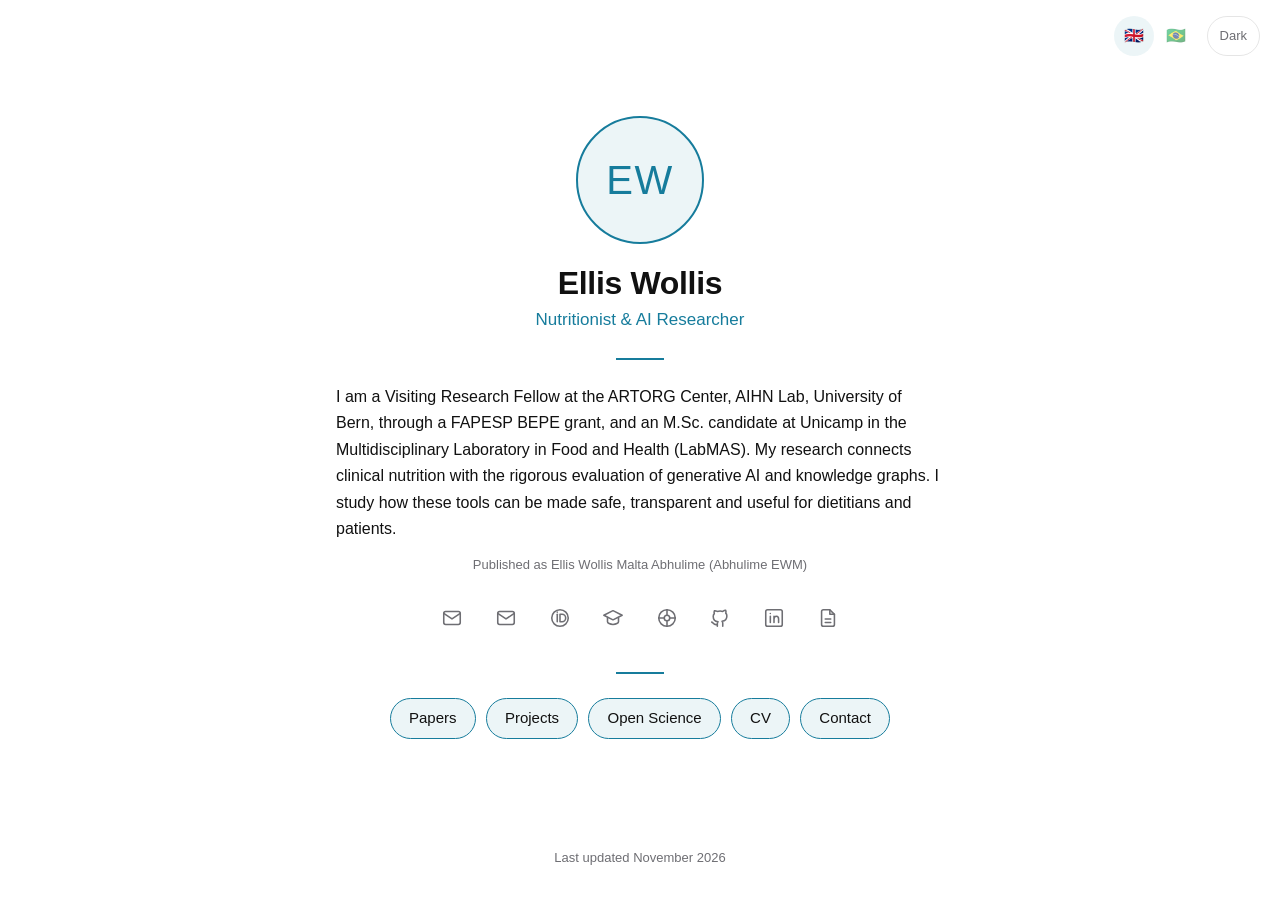
<file: index.html>
<!DOCTYPE html>
<html lang="en">
<head>
<meta charset="UTF-8">
<meta name="viewport" content="width=device-width, initial-scale=1">
<title>Ellis Wollis</title>
<meta name="description" content="Nutritionist and AI researcher. Evaluation of generative AI and knowledge graphs in clinical nutrition.">
<script src="theme.js"></script>
<link rel="icon" type="image/svg+xml" href="favicon.svg">
<link rel="stylesheet" href="styles.css">
<link rel="alternate" hreflang="en" href="index.html">
<link rel="alternate" hreflang="pt-BR" href="pt/index.html">
</head>
<body class="home">
<div class="corner">
  <nav aria-label="Language" class="language-switch"><a aria-current="page" href="index.html" hreflang="en" lang="en" aria-label="English" title="English"><span aria-hidden="true">🇬🇧</span></a><a href="pt/index.html" hreflang="pt-BR" lang="pt-BR" aria-label="Português do Brasil" title="Português do Brasil"><span aria-hidden="true">🇧🇷</span></a></nav>
  <button class="theme-toggle" type="button" data-theme-toggle aria-label="Toggle light and dark theme" title="Toggle light and dark theme"><span data-theme-label>Dark</span></button>
</div>
<main class="profile">
  <div class="profile_inner">
    <figure class="photo avatar"><span role="img" aria-label="Monogram EW">EW</span></figure>
    <h1>Ellis Wollis</h1>
    <p class="subtitle">Nutritionist & AI Researcher</p>
    <hr class="profile-rule">
    <p class="bio">I am a Visiting Research Fellow at the ARTORG Center, AIHN Lab, University of Bern, through a FAPESP BEPE grant, and an M.Sc. candidate at Unicamp in the Multidisciplinary Laboratory in Food and Health (LabMAS). My research connects clinical nutrition with the rigorous evaluation of generative AI and knowledge graphs. I study how these tools can be made safe, transparent and useful for dietitians and patients.</p>
    <p class="pubname">Published as Ellis Wollis Malta Abhulime (Abhulime EWM)</p>
    <div class="icons">
      <a href="mailto:ellis.abhulime@unibe.ch" data-track="icon-email-unibe" title="Email (University of Bern)" aria-label="Email (University of Bern)"><svg viewBox="0 0 24 24" width="22" height="22" fill="none" stroke="currentColor" stroke-width="1.7" stroke-linecap="round" stroke-linejoin="round" aria-hidden="true"><rect x="3" y="5" width="18" height="14" rx="2"/><path d="M3 7l9 6 9-6"/></svg><span class="icon-caption" aria-hidden="true">Bern</span></a>
      <a href="mailto:e165905@dac.unicamp.br" data-track="icon-email-unicamp" title="Email (Unicamp)" aria-label="Email (Unicamp)"><svg viewBox="0 0 24 24" width="22" height="22" fill="none" stroke="currentColor" stroke-width="1.7" stroke-linecap="round" stroke-linejoin="round" aria-hidden="true"><rect x="3" y="5" width="18" height="14" rx="2"/><path d="M3 7l9 6 9-6"/></svg><span class="icon-caption" aria-hidden="true">Unicamp</span></a>
      <a href="https://orcid.org/0009-0007-5525-5085" data-track="icon-orcid" title="ORCID" aria-label="ORCID" target="_blank" rel="noopener"><svg viewBox="0 0 24 24" width="22" height="22" fill="none" stroke="currentColor" stroke-width="1.7" stroke-linecap="round" stroke-linejoin="round" aria-hidden="true"><circle cx="12" cy="12" r="9"/><path d="M9 8v8"/><path d="M12 8h2.2a4 4 0 010 8H12z"/><path d="M9 5.6v.01"/></svg><span class="icon-caption" aria-hidden="true">ORCID</span></a>
      <a href="https://scholar.google.com/citations?user=pDgZfekAAAAJ" data-track="icon-scholar" title="Google Scholar" aria-label="Google Scholar" target="_blank" rel="noopener"><svg viewBox="0 0 24 24" width="22" height="22" fill="none" stroke="currentColor" stroke-width="1.7" stroke-linecap="round" stroke-linejoin="round" aria-hidden="true"><path d="M2 9l10-5 10 5-10 5z"/><path d="M6 11.5V16c0 1.5 2.7 3 6 3s6-1.5 6-3v-4.5"/></svg><span class="icon-caption" aria-hidden="true">Scholar</span></a>
      <a href="https://osf.io/6ytv8/" data-track="icon-osf" title="OSF (Open Science Framework)" aria-label="OSF (Open Science Framework)" target="_blank" rel="noopener"><svg viewBox="0 0 24 24" width="22" height="22" fill="none" stroke="currentColor" stroke-width="1.7" stroke-linecap="round" stroke-linejoin="round" aria-hidden="true"><circle cx="12" cy="12" r="9"/><circle cx="12" cy="12" r="3"/><path d="M12 3v6M12 15v6M3 12h6M15 12h6"/></svg><span class="icon-caption" aria-hidden="true">OSF</span></a>
      <a href="https://github.com/wollisellis" data-track="icon-github" title="GitHub" aria-label="GitHub" target="_blank" rel="noopener"><svg viewBox="0 0 24 24" width="22" height="22" fill="none" stroke="currentColor" stroke-width="1.7" stroke-linecap="round" stroke-linejoin="round" aria-hidden="true"><path d="M9 19c-4 1.3-4-2-6-2.5m12 4.5v-3.2a2.8 2.8 0 00-.8-2.2c2.6-.3 5.3-1.3 5.3-5.8a4.5 4.5 0 00-1.2-3.1 4.2 4.2 0 00-.1-3.1s-1-.3-3.2 1.2a11 11 0 00-5.8 0C6.9 3.8 5.9 4.1 5.9 4.1a4.2 4.2 0 00-.1 3.1A4.5 4.5 0 004.6 10.3c0 4.5 2.7 5.5 5.3 5.8a2.8 2.8 0 00-.8 2.2V21"/></svg><span class="icon-caption" aria-hidden="true">GitHub</span></a>
      <a href="https://www.linkedin.com/in/%C3%A9llis-wollis/" data-track="icon-linkedin" title="LinkedIn" aria-label="LinkedIn" target="_blank" rel="noopener"><svg viewBox="0 0 24 24" width="22" height="22" fill="none" stroke="currentColor" stroke-width="1.7" stroke-linecap="round" stroke-linejoin="round" aria-hidden="true"><rect x="3" y="3" width="18" height="18" rx="2"/><path d="M8 10v7M8 7v.01M12 17v-7M12 13c0-2 1.2-3 2.7-3s2.3 1 2.3 3v4"/></svg><span class="icon-caption" aria-hidden="true">LinkedIn</span></a>
      <a href="http://lattes.cnpq.br/4991046344599368" data-track="icon-lattes" title="Curriculo Lattes" aria-label="Curriculo Lattes" target="_blank" rel="noopener"><svg viewBox="0 0 24 24" width="22" height="22" fill="none" stroke="currentColor" stroke-width="1.7" stroke-linecap="round" stroke-linejoin="round" aria-hidden="true"><path d="M14 3H7a2 2 0 00-2 2v14a2 2 0 002 2h10a2 2 0 002-2V8z"/><path d="M14 3v5h5"/><path d="M9 13h6M9 17h6"/></svg><span class="icon-caption" aria-hidden="true">Lattes</span></a>
    </div>
    <hr class="profile-rule">
    <nav class="buttons" aria-label="Sections">
      <a href="papers.html" data-track="btn-papers">Papers</a>
      <a href="projects.html" data-track="btn-projects">Projects</a>
      <a href="open-science.html" data-track="btn-open-science">Open Science</a>
      <a href="cv.html" data-track="btn-cv">CV</a>
      <a href="cv.html#contact" data-track="btn-contact">Contact</a>
    </nav>
  </div>
</main>
<footer class="site-footer">
  <p>Last updated November 2026</p>
</footer>
<script src="analytics.js" defer></script>
</body>
</html>
</file>
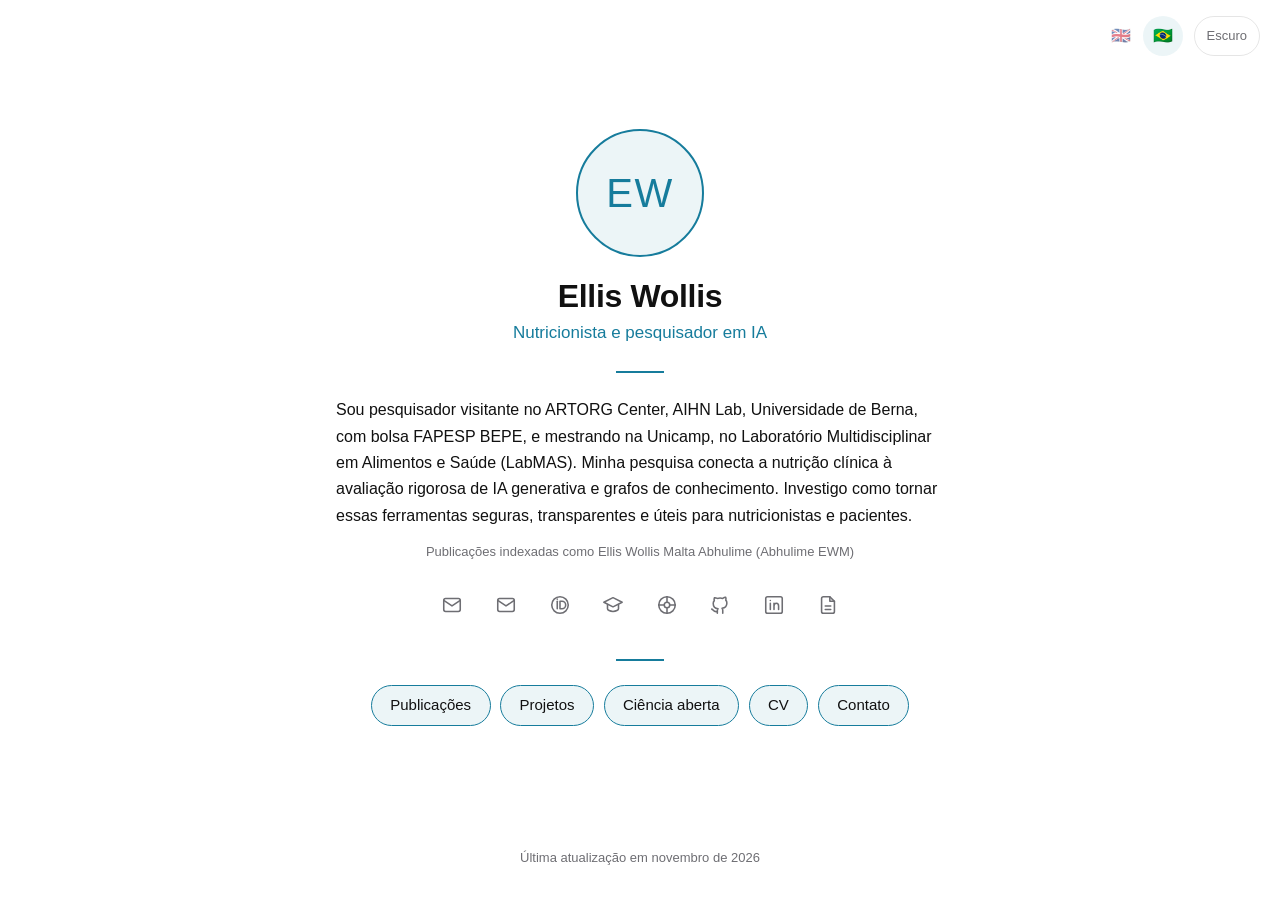
<file: pt/index.html>
<!DOCTYPE html>

<html lang="pt-BR">
<head>
<meta charset="utf-8"/>
<meta content="width=device-width, initial-scale=1" name="viewport"/>
<title>Ellis Wollis</title>
<meta content="Nutricionista e pesquisador em IA. Avaliação de IA generativa e grafos de conhecimento em nutrição clínica." name="description"/>
<script src="../theme.js"></script>
<link href="../favicon.svg" rel="icon" type="image/svg+xml"/>
<link href="../styles.css" rel="stylesheet"/>
<link href="../index.html" hreflang="en" rel="alternate"/><link href="index.html" hreflang="pt-BR" rel="alternate"/></head>
<body class="home">
<div class="corner"><nav aria-label="Idioma" class="language-switch"><a href="../index.html" hreflang="en" lang="en" aria-label="English" title="English"><span aria-hidden="true">🇬🇧</span></a><a aria-current="page" href="index.html" hreflang="pt-BR" lang="pt-BR" aria-label="Português do Brasil" title="Português do Brasil"><span aria-hidden="true">🇧🇷</span></a></nav>
<button aria-label="Alternar entre tema claro e escuro" class="theme-toggle" data-theme-toggle="" title="Alternar entre tema claro e escuro" type="button"><span data-theme-label="">Escuro</span></button>
</div>
<main class="profile">
<div class="profile_inner">
<figure class="photo avatar"><span aria-label="Monograma EW" role="img">EW</span></figure>
<h1>Ellis Wollis</h1>
<p class="subtitle">Nutricionista e pesquisador em IA</p>
<hr class="profile-rule"/>
<p class="bio">Sou pesquisador visitante no ARTORG Center, AIHN Lab, Universidade de Berna, com bolsa FAPESP BEPE, e mestrando na Unicamp, no Laboratório Multidisciplinar em Alimentos e Saúde (LabMAS). Minha pesquisa conecta a nutrição clínica à avaliação rigorosa de IA generativa e grafos de conhecimento. Investigo como tornar essas ferramentas seguras, transparentes e úteis para nutricionistas e pacientes.</p>
<p class="pubname">Publicações indexadas como Ellis Wollis Malta Abhulime (Abhulime EWM)</p>
<div class="icons">
<a aria-label="E-mail (Universidade de Berna)" data-track="icon-email-unibe" href="mailto:ellis.abhulime@unibe.ch" title="E-mail (Universidade de Berna)"><svg aria-hidden="true" fill="none" height="22" stroke="currentColor" stroke-linecap="round" stroke-linejoin="round" stroke-width="1.7" viewbox="0 0 24 24" width="22"><rect height="14" rx="2" width="18" x="3" y="5"></rect><path d="M3 7l9 6 9-6"></path></svg><span class="icon-caption" aria-hidden="true">Berna</span></a>
<a aria-label="E-mail (Unicamp)" data-track="icon-email-unicamp" href="mailto:e165905@dac.unicamp.br" title="E-mail (Unicamp)"><svg aria-hidden="true" fill="none" height="22" stroke="currentColor" stroke-linecap="round" stroke-linejoin="round" stroke-width="1.7" viewbox="0 0 24 24" width="22"><rect height="14" rx="2" width="18" x="3" y="5"></rect><path d="M3 7l9 6 9-6"></path></svg><span class="icon-caption" aria-hidden="true">Unicamp</span></a>
<a aria-label="ORCID" data-track="icon-orcid" href="https://orcid.org/0009-0007-5525-5085" rel="noopener" target="_blank" title="ORCID"><svg aria-hidden="true" fill="none" height="22" stroke="currentColor" stroke-linecap="round" stroke-linejoin="round" stroke-width="1.7" viewbox="0 0 24 24" width="22"><circle cx="12" cy="12" r="9"></circle><path d="M9 8v8"></path><path d="M12 8h2.2a4 4 0 010 8H12z"></path><path d="M9 5.6v.01"></path></svg><span class="icon-caption" aria-hidden="true">ORCID</span></a>
<a aria-label="Google Scholar" data-track="icon-scholar" href="https://scholar.google.com/citations?user=pDgZfekAAAAJ" rel="noopener" target="_blank" title="Google Scholar"><svg aria-hidden="true" fill="none" height="22" stroke="currentColor" stroke-linecap="round" stroke-linejoin="round" stroke-width="1.7" viewbox="0 0 24 24" width="22"><path d="M2 9l10-5 10 5-10 5z"></path><path d="M6 11.5V16c0 1.5 2.7 3 6 3s6-1.5 6-3v-4.5"></path></svg><span class="icon-caption" aria-hidden="true">Scholar</span></a>
<a aria-label="OSF (Open Science Framework)" data-track="icon-osf" href="https://osf.io/6ytv8/" rel="noopener" target="_blank" title="OSF (Open Science Framework)"><svg aria-hidden="true" fill="none" height="22" stroke="currentColor" stroke-linecap="round" stroke-linejoin="round" stroke-width="1.7" viewbox="0 0 24 24" width="22"><circle cx="12" cy="12" r="9"></circle><circle cx="12" cy="12" r="3"></circle><path d="M12 3v6M12 15v6M3 12h6M15 12h6"></path></svg><span class="icon-caption" aria-hidden="true">OSF</span></a>
<a aria-label="GitHub" data-track="icon-github" href="https://github.com/wollisellis" rel="noopener" target="_blank" title="GitHub"><svg aria-hidden="true" fill="none" height="22" stroke="currentColor" stroke-linecap="round" stroke-linejoin="round" stroke-width="1.7" viewbox="0 0 24 24" width="22"><path d="M9 19c-4 1.3-4-2-6-2.5m12 4.5v-3.2a2.8 2.8 0 00-.8-2.2c2.6-.3 5.3-1.3 5.3-5.8a4.5 4.5 0 00-1.2-3.1 4.2 4.2 0 00-.1-3.1s-1-.3-3.2 1.2a11 11 0 00-5.8 0C6.9 3.8 5.9 4.1 5.9 4.1a4.2 4.2 0 00-.1 3.1A4.5 4.5 0 004.6 10.3c0 4.5 2.7 5.5 5.3 5.8a2.8 2.8 0 00-.8 2.2V21"></path></svg><span class="icon-caption" aria-hidden="true">GitHub</span></a>
<a aria-label="LinkedIn" data-track="icon-linkedin" href="https://www.linkedin.com/in/%C3%A9llis-wollis/" rel="noopener" target="_blank" title="LinkedIn"><svg aria-hidden="true" fill="none" height="22" stroke="currentColor" stroke-linecap="round" stroke-linejoin="round" stroke-width="1.7" viewbox="0 0 24 24" width="22"><rect height="18" rx="2" width="18" x="3" y="3"></rect><path d="M8 10v7M8 7v.01M12 17v-7M12 13c0-2 1.2-3 2.7-3s2.3 1 2.3 3v4"></path></svg><span class="icon-caption" aria-hidden="true">LinkedIn</span></a>
<a aria-label="Currículo Lattes" data-track="icon-lattes" href="http://lattes.cnpq.br/4991046344599368" rel="noopener" target="_blank" title="Currículo Lattes"><svg aria-hidden="true" fill="none" height="22" stroke="currentColor" stroke-linecap="round" stroke-linejoin="round" stroke-width="1.7" viewbox="0 0 24 24" width="22"><path d="M14 3H7a2 2 0 00-2 2v14a2 2 0 002 2h10a2 2 0 002-2V8z"></path><path d="M14 3v5h5"></path><path d="M9 13h6M9 17h6"></path></svg><span class="icon-caption" aria-hidden="true">Lattes</span></a>
</div>
<hr class="profile-rule"/>
<nav aria-label="Seções" class="buttons">
<a data-track="btn-papers" href="papers.html">Publicações</a>
<a data-track="btn-projects" href="projects.html">Projetos</a>
<a data-track="btn-open-science" href="open-science.html">Ciência aberta</a>
<a data-track="btn-cv" href="cv.html">CV</a>
<a data-track="btn-contact" href="cv.html#contact">Contato</a>
</nav>
</div>
</main>
<footer class="site-footer">
<p>Última atualização em novembro de 2026</p>
</footer>
<script defer="" src="../analytics.js"></script>
</body>
</html>
</file>
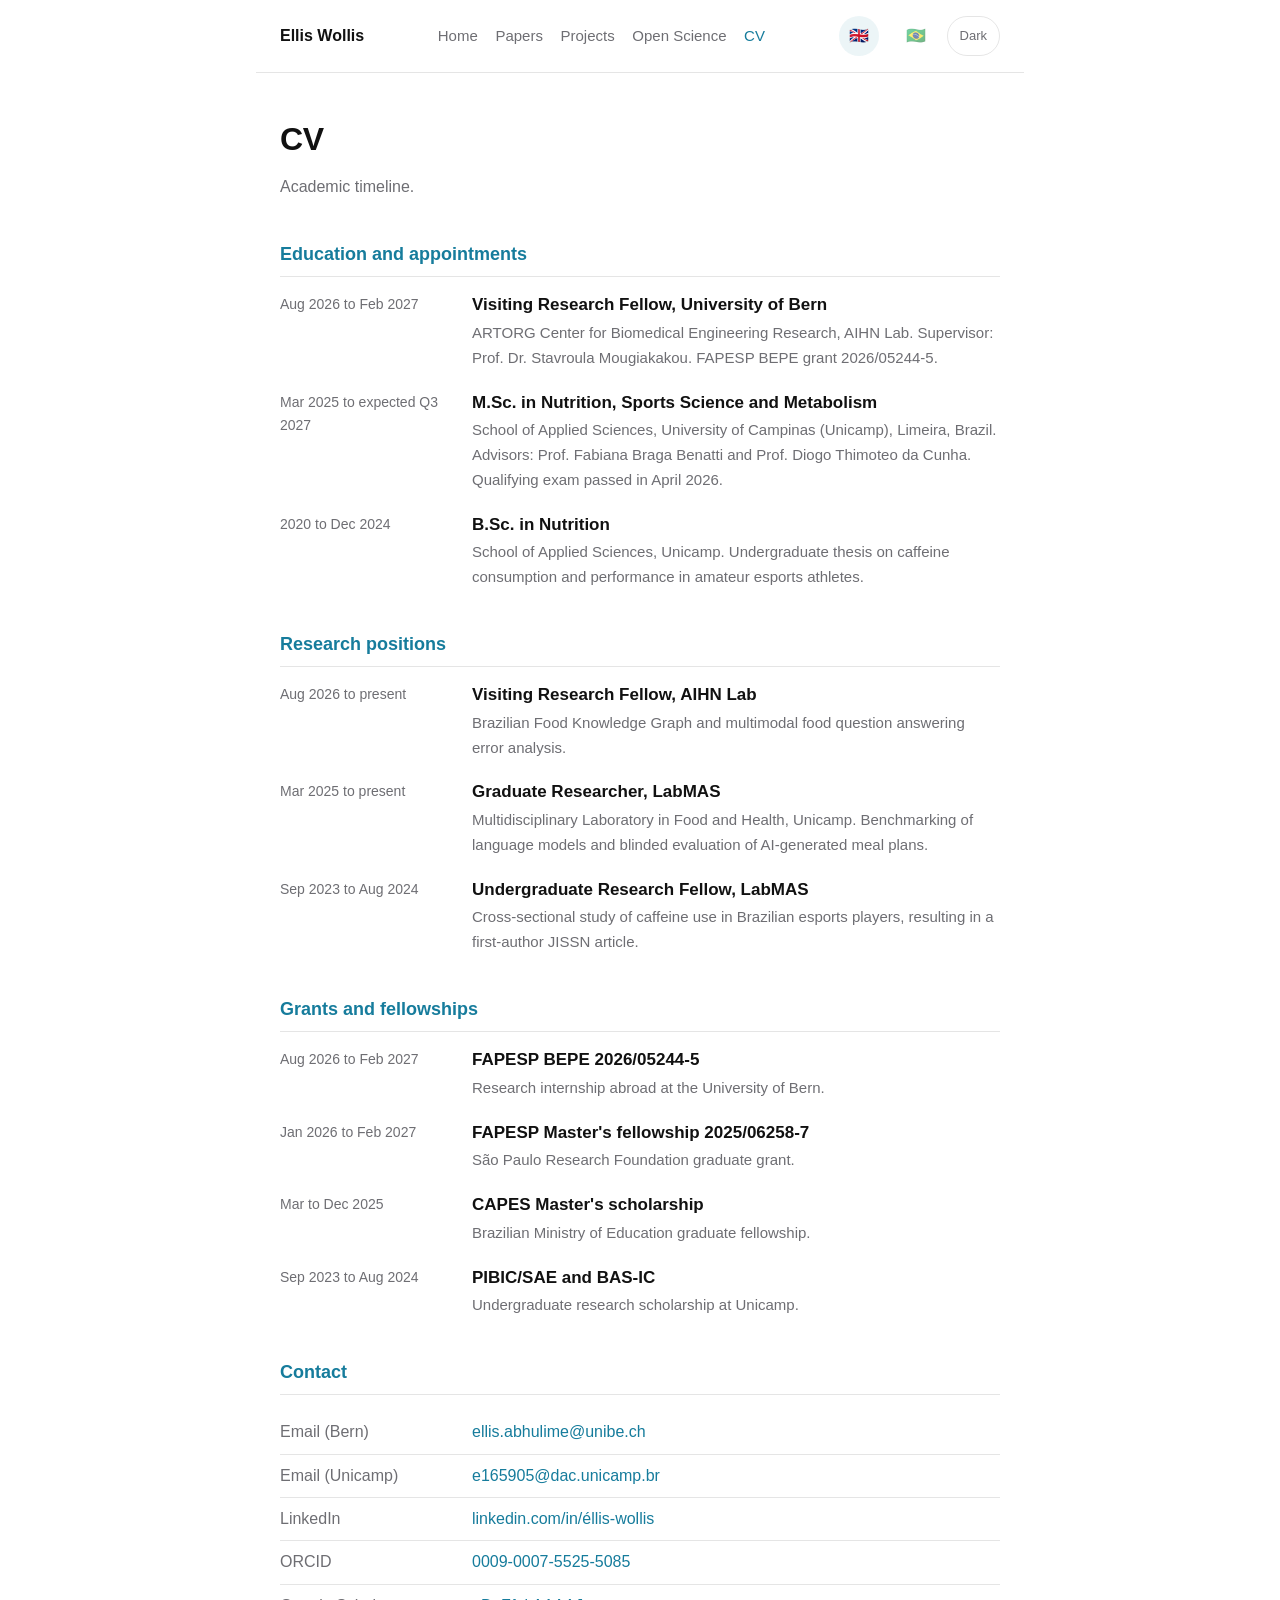
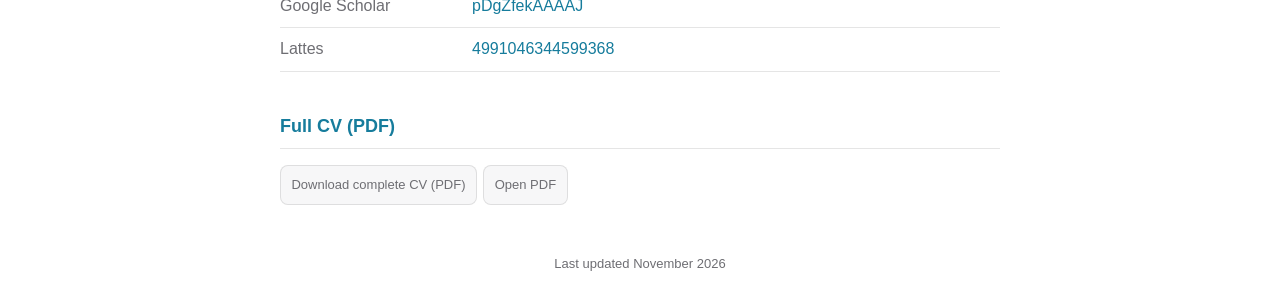
<file: cv.html>
<!DOCTYPE html>
<html lang="en">
<head>
<meta charset="UTF-8">
<meta name="viewport" content="width=device-width, initial-scale=1">
<title>CV | Ellis Wollis</title>
<meta name="description" content="Academic timeline and contact of Ellis Wollis Malta Abhulime.">
<script src="theme.js"></script>
<link rel="icon" type="image/svg+xml" href="favicon.svg">
<link rel="stylesheet" href="styles.css">
<link rel="alternate" hreflang="en" href="cv.html">
<link rel="alternate" hreflang="pt-BR" href="pt/cv.html">
</head>
<body>
<header class="topbar">
  <a class="topbar-name" href="index.html">Ellis Wollis</a>
  <nav aria-label="Main">
      <a href="index.html">Home</a>
      <a href="papers.html">Papers</a>
      <a href="projects.html">Projects</a>
      <a href="open-science.html">Open Science</a>
      <a href="cv.html" aria-current="page">CV</a>
  </nav>
  <div class="header-controls">
    <nav aria-label="Language" class="language-switch"><a aria-current="page" href="cv.html" hreflang="en" lang="en" aria-label="English" title="English"><span aria-hidden="true">🇬🇧</span></a><a href="pt/cv.html" hreflang="pt-BR" lang="pt-BR" aria-label="Português do Brasil" title="Português do Brasil"><span aria-hidden="true">🇧🇷</span></a></nav>
    <button class="theme-toggle" type="button" data-theme-toggle aria-label="Toggle light and dark theme" title="Toggle light and dark theme"><span data-theme-label>Dark</span></button>
  </div>
</header>
<main class="page">
  <h1 class="page-title">CV</h1>
  <p class="lead">Academic timeline.</p>
  <h2>Education and appointments</h2>
  <div class="tl">
    <p class="tl-date">Aug 2026 to Feb 2027</p>
    <div><h3>Visiting Research Fellow, University of Bern</h3><p>ARTORG Center for Biomedical Engineering Research, AIHN Lab. Supervisor: Prof. Dr. Stavroula Mougiakakou. FAPESP BEPE grant 2026/05244-5.</p></div>
  </div>
  <div class="tl">
    <p class="tl-date">Mar 2025 to expected Q3 2027</p>
    <div><h3>M.Sc. in Nutrition, Sports Science and Metabolism</h3><p>School of Applied Sciences, University of Campinas (Unicamp), Limeira, Brazil. Advisors: Prof. Fabiana Braga Benatti and Prof. Diogo Thimoteo da Cunha. Qualifying exam passed in April 2026.</p></div>
  </div>
  <div class="tl">
    <p class="tl-date">2020 to Dec 2024</p>
    <div><h3>B.Sc. in Nutrition</h3><p>School of Applied Sciences, Unicamp. Undergraduate thesis on caffeine consumption and performance in amateur esports athletes.</p></div>
  </div>
  <h2>Research positions</h2>
  <div class="tl">
    <p class="tl-date">Aug 2026 to present</p>
    <div><h3>Visiting Research Fellow, AIHN Lab</h3><p>Brazilian Food Knowledge Graph and multimodal food question answering error analysis.</p></div>
  </div>
  <div class="tl">
    <p class="tl-date">Mar 2025 to present</p>
    <div><h3>Graduate Researcher, LabMAS</h3><p>Multidisciplinary Laboratory in Food and Health, Unicamp. Benchmarking of language models and blinded evaluation of AI-generated meal plans.</p></div>
  </div>
  <div class="tl">
    <p class="tl-date">Sep 2023 to Aug 2024</p>
    <div><h3>Undergraduate Research Fellow, LabMAS</h3><p>Cross-sectional study of caffeine use in Brazilian esports players, resulting in a first-author JISSN article.</p></div>
  </div>
  <h2>Grants and fellowships</h2>
  <div class="tl">
    <p class="tl-date">Aug 2026 to Feb 2027</p>
    <div><h3>FAPESP BEPE 2026/05244-5</h3><p>Research internship abroad at the University of Bern.</p></div>
  </div>
  <div class="tl">
    <p class="tl-date">Jan 2026 to Feb 2027</p>
    <div><h3>FAPESP Master's fellowship 2025/06258-7</h3><p>São Paulo Research Foundation graduate grant.</p></div>
  </div>
  <div class="tl">
    <p class="tl-date">Mar to Dec 2025</p>
    <div><h3>CAPES Master's scholarship</h3><p>Brazilian Ministry of Education graduate fellowship.</p></div>
  </div>
  <div class="tl">
    <p class="tl-date">Sep 2023 to Aug 2024</p>
    <div><h3>PIBIC/SAE and BAS-IC</h3><p>Undergraduate research scholarship at Unicamp.</p></div>
  </div>
  <h2 id="contact">Contact</h2>
  <ul class="contact-list">
    <li><span>Email (Bern)</span><a href="mailto:ellis.abhulime@unibe.ch" data-track="icon-email-unibe">ellis.abhulime@unibe.ch</a></li>
    <li><span>Email (Unicamp)</span><a href="mailto:e165905@dac.unicamp.br" data-track="icon-email-unicamp">e165905@dac.unicamp.br</a></li>
    <li><span>LinkedIn</span><a href="https://www.linkedin.com/in/%C3%A9llis-wollis/" data-track="icon-linkedin" target="_blank" rel="noopener">linkedin.com/in/éllis-wollis</a></li>
    <li><span>ORCID</span><a href="https://orcid.org/0009-0007-5525-5085" data-track="icon-orcid" target="_blank" rel="noopener">0009-0007-5525-5085</a></li>
    <li><span>Google Scholar</span><a href="https://scholar.google.com/citations?user=pDgZfekAAAAJ" data-track="icon-scholar" target="_blank" rel="noopener">pDgZfekAAAAJ</a></li>
    <li><span>Lattes</span><a href="http://lattes.cnpq.br/4991046344599368" data-track="icon-lattes" target="_blank" rel="noopener">4991046344599368</a></li>
  </ul>
  <h2 id="pdf">Full CV (PDF)</h2>
  <p class="item-links"><a class="btn-sub" href="cv/Ellis_Wollis_Abhulime_CV.pdf" download="Ellis_Wollis_Abhulime_CV.pdf" data-track="cv-pdf-download">Download complete CV (PDF)</a><a class="btn-sub" href="cv/Ellis_Wollis_Abhulime_CV.pdf" target="_blank" rel="noopener" data-track="cv-pdf-view">Open PDF</a></p>
</main>
<footer class="site-footer">
  <p>Last updated November 2026</p>
</footer>
<script src="analytics.js" defer></script>
</body>
</html>
</file>
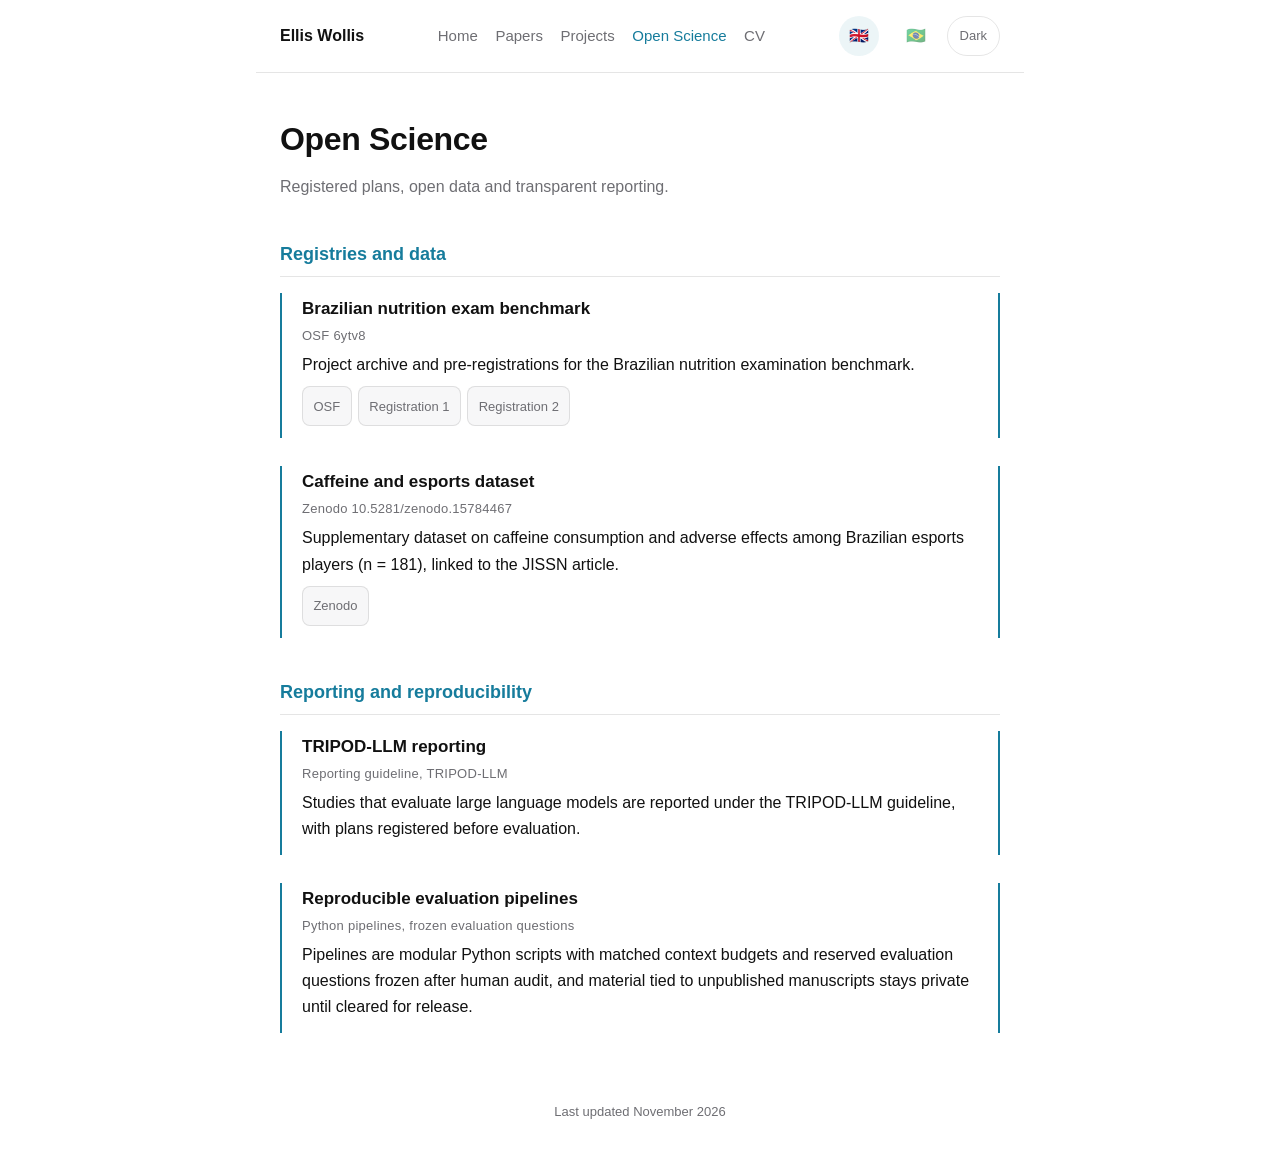
<file: open-science.html>
<!DOCTYPE html>
<html lang="en">
<head>
<meta charset="UTF-8">
<meta name="viewport" content="width=device-width, initial-scale=1">
<title>Open Science | Ellis Wollis</title>
<meta name="description" content="Open records, TRIPOD-LLM commitment and reproducibility practices.">
<script src="theme.js"></script>
<link rel="icon" type="image/svg+xml" href="favicon.svg">
<link rel="stylesheet" href="styles.css">
<link rel="alternate" hreflang="en" href="open-science.html">
<link rel="alternate" hreflang="pt-BR" href="pt/open-science.html">
</head>
<body>
<header class="topbar">
  <a class="topbar-name" href="index.html">Ellis Wollis</a>
  <nav aria-label="Main">
      <a href="index.html">Home</a>
      <a href="papers.html">Papers</a>
      <a href="projects.html">Projects</a>
      <a href="open-science.html" aria-current="page">Open Science</a>
      <a href="cv.html">CV</a>
  </nav>
  <div class="header-controls">
    <nav aria-label="Language" class="language-switch"><a aria-current="page" href="open-science.html" hreflang="en" lang="en" aria-label="English" title="English"><span aria-hidden="true">🇬🇧</span></a><a href="pt/open-science.html" hreflang="pt-BR" lang="pt-BR" aria-label="Português do Brasil" title="Português do Brasil"><span aria-hidden="true">🇧🇷</span></a></nav>
    <button class="theme-toggle" type="button" data-theme-toggle aria-label="Toggle light and dark theme" title="Toggle light and dark theme"><span data-theme-label>Dark</span></button>
  </div>
</header>
<main class="page">
  <h1 class="page-title">Open Science</h1>
  <div class="intro">
    <p class="lead">Registered plans, open data and transparent reporting.</p>
  </div>
  <h2>Registries and data</h2>
  <article class="item">
    <h3>Brazilian nutrition exam benchmark</h3>
    <p class="meta">OSF 6ytv8</p>
    <p>Project archive and pre-registrations for the Brazilian nutrition examination benchmark.</p>
    <p class="item-links"><a class="btn-sub" href="https://osf.io/6ytv8/" target="_blank" rel="noopener">OSF</a><a class="btn-sub" href="https://doi.org/10.17605/OSF.IO/TGB52" target="_blank" rel="noopener">Registration 1</a><a class="btn-sub" href="https://doi.org/10.17605/OSF.IO/T7FRW" target="_blank" rel="noopener">Registration 2</a></p>
  </article>
  <article class="item">
    <h3>Caffeine and esports dataset</h3>
    <p class="meta">Zenodo 10.5281/zenodo.15784467</p>
    <p>Supplementary dataset on caffeine consumption and adverse effects among Brazilian esports players (n = 181), linked to the JISSN article.</p>
    <p class="item-links"><a class="btn-sub" href="https://doi.org/10.5281/zenodo.15784467" target="_blank" rel="noopener">Zenodo</a></p>
  </article>
  <h2>Reporting and reproducibility</h2>
  <article class="item">
    <h3>TRIPOD-LLM reporting</h3>
    <p class="meta">Reporting guideline, TRIPOD-LLM</p>
    <p>Studies that evaluate large language models are reported under the TRIPOD-LLM guideline, with plans registered before evaluation.</p>
  </article>
  <article class="item">
    <h3>Reproducible evaluation pipelines</h3>
    <p class="meta">Python pipelines, frozen evaluation questions</p>
    <p>Pipelines are modular Python scripts with matched context budgets and reserved evaluation questions frozen after human audit, and material tied to unpublished manuscripts stays private until cleared for release.</p>
  </article>
</main>
<footer class="site-footer">
  <p>Last updated November 2026</p>
</footer>
<script src="analytics.js" defer></script>
</body>
</html>
</file>
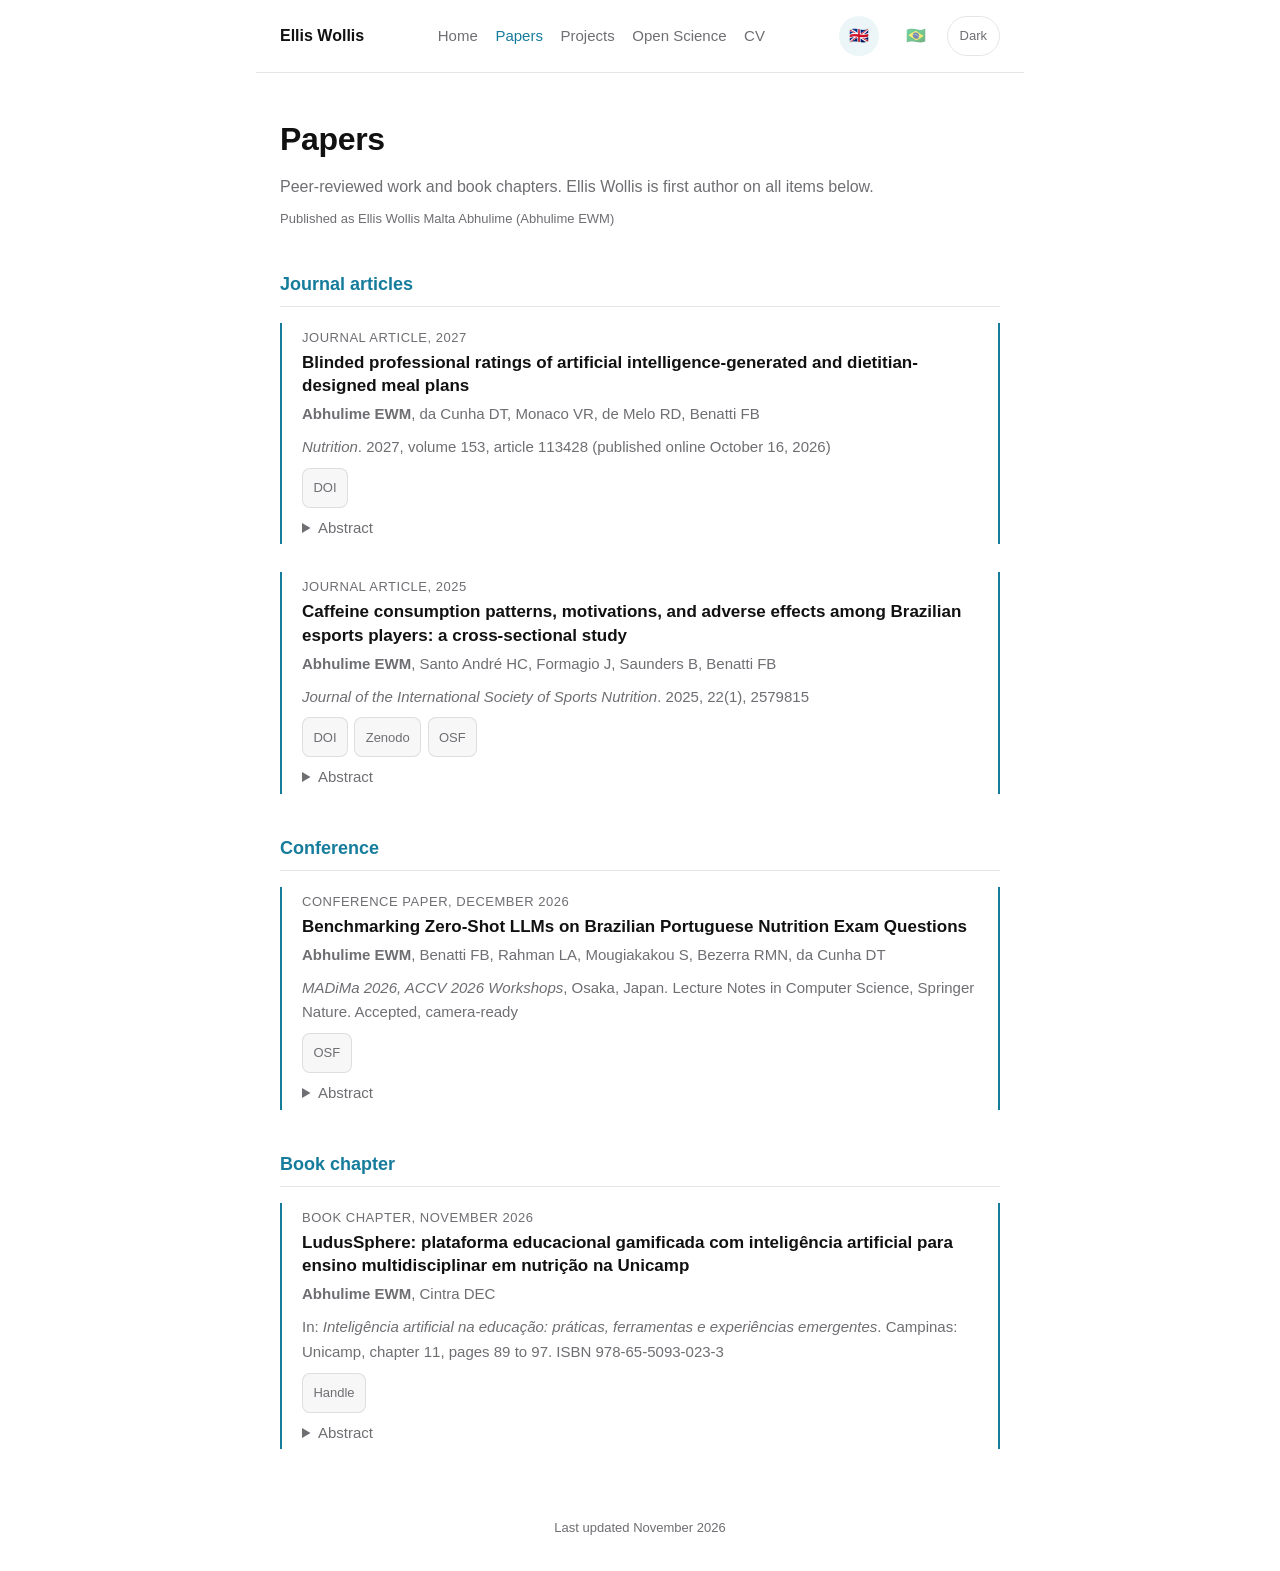
<file: papers.html>
<!DOCTYPE html>
<html lang="en">
<head>
<meta charset="UTF-8">
<meta name="viewport" content="width=device-width, initial-scale=1">
<title>Papers | Ellis Wollis</title>
<meta name="description" content="Journal articles, conference paper and book chapter by Ellis Wollis Malta Abhulime.">
<script src="theme.js"></script>
<link rel="icon" type="image/svg+xml" href="favicon.svg">
<link rel="stylesheet" href="styles.css">
<link rel="alternate" hreflang="en" href="papers.html">
<link rel="alternate" hreflang="pt-BR" href="pt/papers.html">
</head>
<body>
<header class="topbar">
  <a class="topbar-name" href="index.html">Ellis Wollis</a>
  <nav aria-label="Main">
      <a href="index.html">Home</a>
      <a href="papers.html" aria-current="page">Papers</a>
      <a href="projects.html">Projects</a>
      <a href="open-science.html">Open Science</a>
      <a href="cv.html">CV</a>
  </nav>
  <div class="header-controls">
    <nav aria-label="Language" class="language-switch"><a aria-current="page" href="papers.html" hreflang="en" lang="en" aria-label="English" title="English"><span aria-hidden="true">🇬🇧</span></a><a href="pt/papers.html" hreflang="pt-BR" lang="pt-BR" aria-label="Português do Brasil" title="Português do Brasil"><span aria-hidden="true">🇧🇷</span></a></nav>
    <button class="theme-toggle" type="button" data-theme-toggle aria-label="Toggle light and dark theme" title="Toggle light and dark theme"><span data-theme-label>Dark</span></button>
  </div>
</header>
<main class="page">
  <h1 class="page-title">Papers</h1>
  <p class="lead">Peer-reviewed work and book chapters. Ellis Wollis is first author on all items below.</p>
  <p class="pubname">Published as Ellis Wollis Malta Abhulime (Abhulime EWM)</p>
  <h2>Journal articles</h2>
  <article class="item">
    <p class="kind">Journal article, 2027</p>
    <h3>Blinded professional ratings of artificial intelligence-generated and dietitian-designed meal plans</h3>
    <p class="authors"><strong>Abhulime EWM</strong>, da Cunha DT, Monaco VR, de Melo RD, Benatti FB</p>
    <p class="venue"><em>Nutrition</em>. 2027, volume 153, article 113428 (published online October 16, 2026)</p>
    <p class="item-links"><a class="btn-sub" href="https://doi.org/10.1016/j.nut.2026.113428" target="_blank" rel="noopener">DOI</a></p>
    <details>
      <summary>Abstract</summary>
      <p>A web-based blinded trial in which dietitians rated AI-generated and dietitian-designed meal plans. Across 54 eligible dietitian records (130 evaluations, 124 complete), AI-generated plans received higher mean ratings (3.67 versus 3.11, Cohen's d = 0.86, paired t = 5.32, p below 0.001).</p>
    </details>
  </article>
  <article class="item">
    <p class="kind">Journal article, 2025</p>
    <h3>Caffeine consumption patterns, motivations, and adverse effects among Brazilian esports players: a cross-sectional study</h3>
    <p class="authors"><strong>Abhulime EWM</strong>, Santo André HC, Formagio J, Saunders B, Benatti FB</p>
    <p class="venue"><em>Journal of the International Society of Sports Nutrition</em>. 2025, 22(1), 2579815</p>
    <p class="item-links"><a class="btn-sub" href="https://doi.org/10.1080/15502783.2025.2579815" target="_blank" rel="noopener">DOI</a><a class="btn-sub" href="https://doi.org/10.5281/zenodo.15784467" target="_blank" rel="noopener">Zenodo</a><a class="btn-sub" href="https://osf.io/6ytv8/" target="_blank" rel="noopener">OSF</a></p>
    <details>
      <summary>Abstract</summary>
      <p>A cross-sectional observational study (n = 181, 64-item instrument) describing dietary caffeine intake, performance motivations and adverse effects in Brazilian esports players. The supplementary dataset is openly available on Zenodo.</p>
    </details>
  </article>
  <h2>Conference</h2>
  <article class="item">
    <p class="kind">Conference paper, December 2026</p>
    <h3>Benchmarking Zero-Shot LLMs on Brazilian Portuguese Nutrition Exam Questions</h3>
    <p class="authors"><strong>Abhulime EWM</strong>, Benatti FB, Rahman LA, Mougiakakou S, Bezerra RMN, da Cunha DT</p>
    <p class="venue"><em>MADiMa 2026, ACCV 2026 Workshops</em>, Osaka, Japan. Lecture Notes in Computer Science, Springer Nature. Accepted, camera-ready</p>
    <p class="item-links"><a class="btn-sub" href="https://osf.io/6ytv8/" target="_blank" rel="noopener">OSF</a></p>
    <details>
      <summary>Abstract</summary>
      <p>A zero-shot evaluation of 9 large language models on 124 Brazilian national nutrition exam items (ENADE), totaling 5,580 model outputs.</p>
    </details>
  </article>
  <h2>Book chapter</h2>
  <article class="item">
    <p class="kind">Book chapter, November 2026</p>
    <h3>LudusSphere: plataforma educacional gamificada com inteligência artificial para ensino multidisciplinar em nutrição na Unicamp</h3>
    <p class="authors"><strong>Abhulime EWM</strong>, Cintra DEC</p>
    <p class="venue">In: <em>Inteligência artificial na educação: práticas, ferramentas e experiências emergentes</em>. Campinas: Unicamp, chapter 11, pages 89 to 97. ISBN 978-65-5093-023-3</p>
    <p class="item-links"><a class="btn-sub" href="https://hdl.handle.net/20.500.12733/50626" target="_blank" rel="noopener">Handle</a></p>
    <details>
      <summary>Abstract</summary>
      <p>Describes LudusSphere, an AI-powered gamified educational platform for multidisciplinary nutrition education at Unicamp.</p>
    </details>
  </article>
</main>
<footer class="site-footer">
  <p>Last updated November 2026</p>
</footer>
<script src="analytics.js" defer></script>
</body>
</html>
</file>
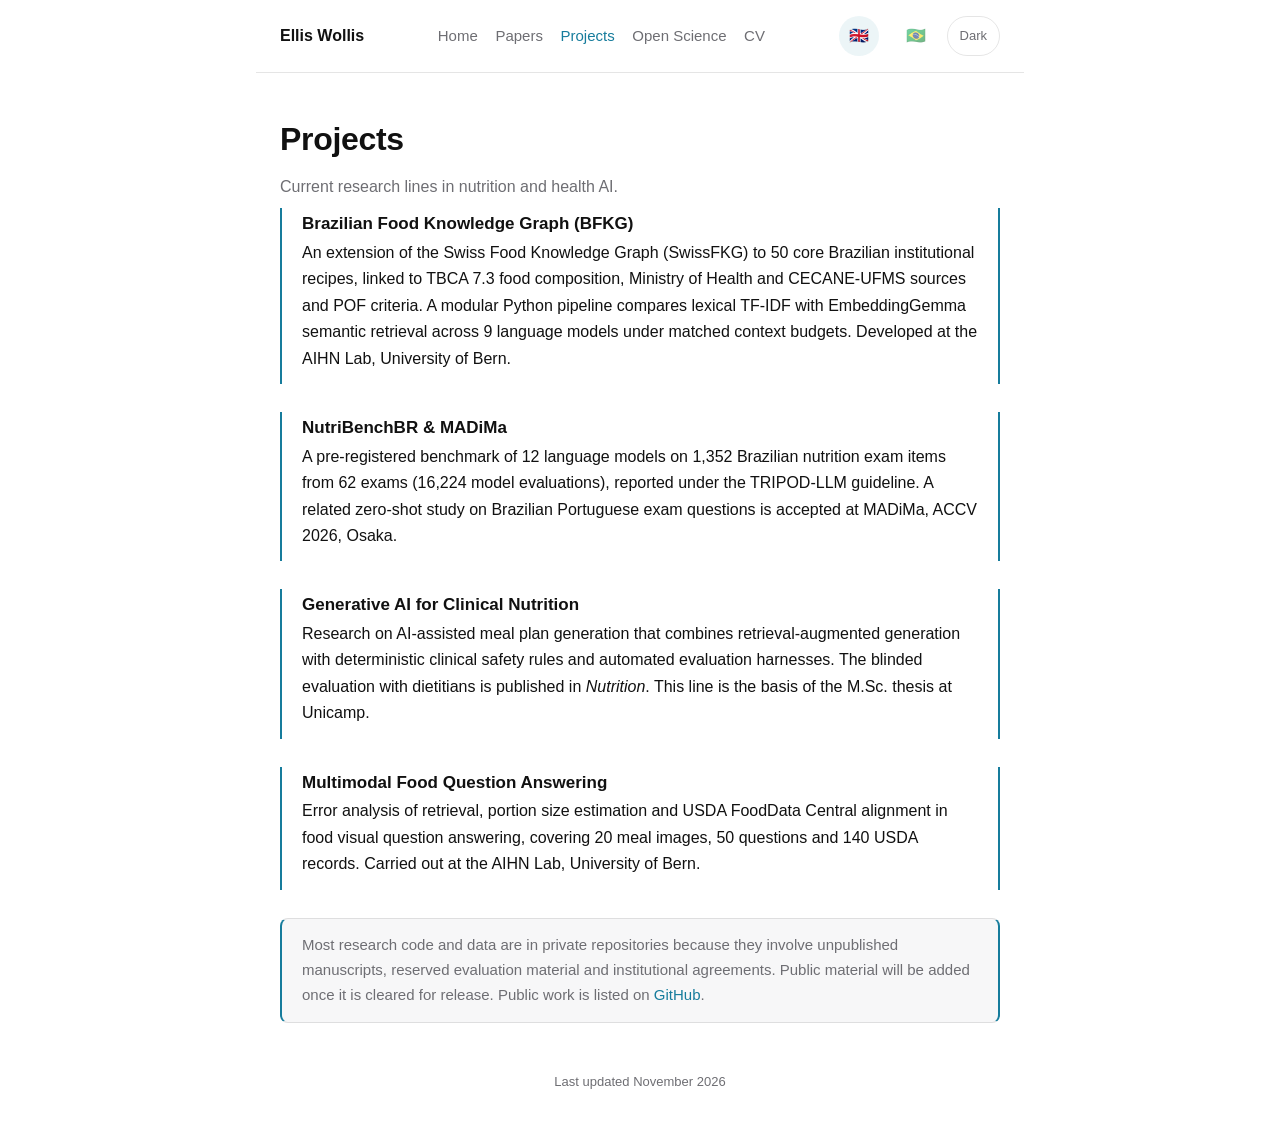
<file: projects.html>
<!DOCTYPE html>
<html lang="en">
<head>
<meta charset="UTF-8">
<meta name="viewport" content="width=device-width, initial-scale=1">
<title>Projects | Ellis Wollis</title>
<meta name="description" content="Research lines of Ellis Wollis Malta Abhulime in nutrition and health AI.">
<script src="theme.js"></script>
<link rel="icon" type="image/svg+xml" href="favicon.svg">
<link rel="stylesheet" href="styles.css">
<link rel="alternate" hreflang="en" href="projects.html">
<link rel="alternate" hreflang="pt-BR" href="pt/projects.html">
</head>
<body>
<header class="topbar">
  <a class="topbar-name" href="index.html">Ellis Wollis</a>
  <nav aria-label="Main">
      <a href="index.html">Home</a>
      <a href="papers.html">Papers</a>
      <a href="projects.html" aria-current="page">Projects</a>
      <a href="open-science.html">Open Science</a>
      <a href="cv.html">CV</a>
  </nav>
  <div class="header-controls">
    <nav aria-label="Language" class="language-switch"><a aria-current="page" href="projects.html" hreflang="en" lang="en" aria-label="English" title="English"><span aria-hidden="true">🇬🇧</span></a><a href="pt/projects.html" hreflang="pt-BR" lang="pt-BR" aria-label="Português do Brasil" title="Português do Brasil"><span aria-hidden="true">🇧🇷</span></a></nav>
    <button class="theme-toggle" type="button" data-theme-toggle aria-label="Toggle light and dark theme" title="Toggle light and dark theme"><span data-theme-label>Dark</span></button>
  </div>
</header>
<main class="page">
  <h1 class="page-title">Projects</h1>
  <p class="lead">Current research lines in nutrition and health AI.</p>
  <article class="item">
    <h3>Brazilian Food Knowledge Graph (BFKG)</h3>
    <p>An extension of the Swiss Food Knowledge Graph (SwissFKG) to 50 core Brazilian institutional recipes, linked to TBCA 7.3 food composition, Ministry of Health and CECANE-UFMS sources and POF criteria. A modular Python pipeline compares lexical TF-IDF with EmbeddingGemma semantic retrieval across 9 language models under matched context budgets. Developed at the AIHN Lab, University of Bern.</p>
  </article>
  <article class="item">
    <h3>NutriBenchBR & MADiMa</h3>
    <p>A pre-registered benchmark of 12 language models on 1,352 Brazilian nutrition exam items from 62 exams (16,224 model evaluations), reported under the TRIPOD-LLM guideline. A related zero-shot study on Brazilian Portuguese exam questions is accepted at MADiMa, ACCV 2026, Osaka.</p>
  </article>
  <article class="item">
    <h3>Generative AI for Clinical Nutrition</h3>
    <p>Research on AI-assisted meal plan generation that combines retrieval-augmented generation with deterministic clinical safety rules and automated evaluation harnesses. The blinded evaluation with dietitians is published in <em>Nutrition</em>. This line is the basis of the M.Sc. thesis at Unicamp.</p>
  </article>
  <article class="item">
    <h3>Multimodal Food Question Answering</h3>
    <p>Error analysis of retrieval, portion size estimation and USDA FoodData Central alignment in food visual question answering, covering 20 meal images, 50 questions and 140 USDA records. Carried out at the AIHN Lab, University of Bern.</p>
  </article>
  <p class="note">Most research code and data are in private repositories because they involve unpublished manuscripts, reserved evaluation material and institutional agreements. Public material will be added once it is cleared for release. Public work is listed on <a href="https://github.com/wollisellis" target="_blank" rel="noopener">GitHub</a>.</p>
</main>
<footer class="site-footer">
  <p>Last updated November 2026</p>
</footer>
<script src="analytics.js" defer></script>
</body>
</html>
</file>
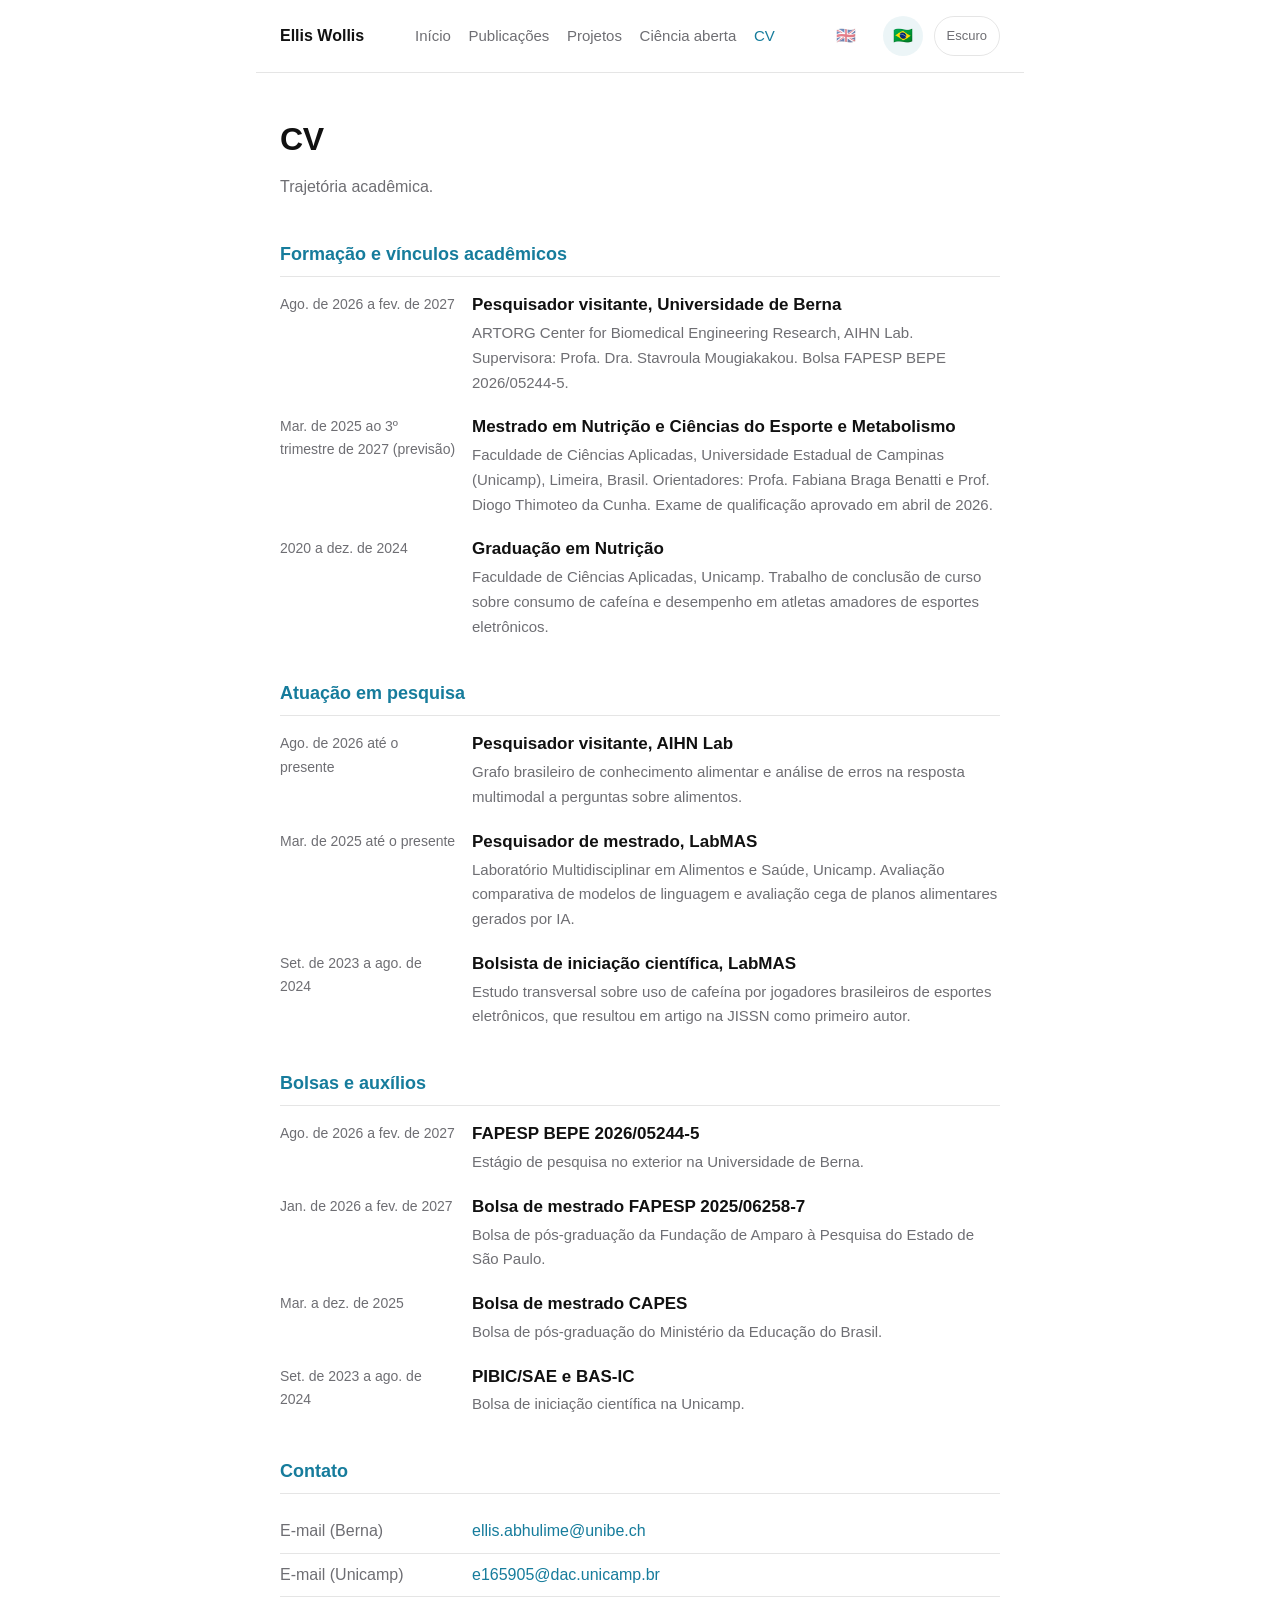
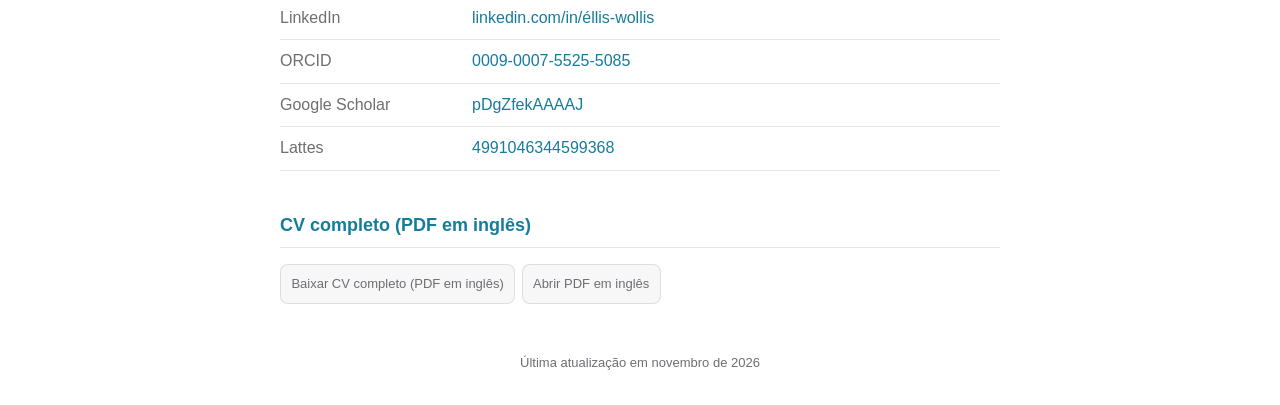
<file: pt/cv.html>
<!DOCTYPE html>

<html lang="pt-BR">
<head>
<meta charset="utf-8"/>
<meta content="width=device-width, initial-scale=1" name="viewport"/>
<title>CV | Ellis Wollis</title>
<meta content="Trajetória acadêmica e contato de Ellis Wollis." name="description"/>
<script src="../theme.js"></script>
<link href="../favicon.svg" rel="icon" type="image/svg+xml"/>
<link href="../styles.css" rel="stylesheet"/>
<link href="../cv.html" hreflang="en" rel="alternate"/><link href="cv.html" hreflang="pt-BR" rel="alternate"/></head>
<body>
<header class="topbar">
<a class="topbar-name" href="index.html">Ellis Wollis</a>
<nav aria-label="Principal">
<a href="index.html">Início</a>
<a href="papers.html">Publicações</a>
<a href="projects.html">Projetos</a>
<a href="open-science.html">Ciência aberta</a>
<a aria-current="page" href="cv.html">CV</a>
</nav>

<div class="header-controls"><nav aria-label="Idioma" class="language-switch"><a href="../cv.html" hreflang="en" lang="en" aria-label="English" title="English"><span aria-hidden="true">🇬🇧</span></a><a aria-current="page" href="cv.html" hreflang="pt-BR" lang="pt-BR" aria-label="Português do Brasil" title="Português do Brasil"><span aria-hidden="true">🇧🇷</span></a></nav><button aria-label="Alternar entre tema claro e escuro" class="theme-toggle" data-theme-toggle="" title="Alternar entre tema claro e escuro" type="button"><span data-theme-label="">Escuro</span></button></div></header>
<main class="page">
<h1 class="page-title">CV</h1>
<p class="lead">Trajetória acadêmica.</p>
<h2>Formação e vínculos acadêmicos</h2>
<div class="tl">
<p class="tl-date">Ago. de 2026 a fev. de 2027</p>
<div><h3>Pesquisador visitante, Universidade de Berna</h3><p>ARTORG Center for Biomedical Engineering Research, AIHN Lab. Supervisora: Profa. Dra. Stavroula Mougiakakou. Bolsa FAPESP BEPE 2026/05244-5.</p></div>
</div>
<div class="tl">
<p class="tl-date">Mar. de 2025 ao 3º trimestre de 2027 (previsão)</p>
<div><h3>Mestrado em Nutrição e Ciências do Esporte e Metabolismo</h3><p>Faculdade de Ciências Aplicadas, Universidade Estadual de Campinas (Unicamp), Limeira, Brasil. Orientadores: Profa. Fabiana Braga Benatti e Prof. Diogo Thimoteo da Cunha. Exame de qualificação aprovado em abril de 2026.</p></div>
</div>
<div class="tl">
<p class="tl-date">2020 a dez. de 2024</p>
<div><h3>Graduação em Nutrição</h3><p>Faculdade de Ciências Aplicadas, Unicamp. Trabalho de conclusão de curso sobre consumo de cafeína e desempenho em atletas amadores de esportes eletrônicos.</p></div>
</div>
<h2>Atuação em pesquisa</h2>
<div class="tl">
<p class="tl-date">Ago. de 2026 até o presente</p>
<div><h3>Pesquisador visitante, AIHN Lab</h3><p>Grafo brasileiro de conhecimento alimentar e análise de erros na resposta multimodal a perguntas sobre alimentos.</p></div>
</div>
<div class="tl">
<p class="tl-date">Mar. de 2025 até o presente</p>
<div><h3>Pesquisador de mestrado, LabMAS</h3><p>Laboratório Multidisciplinar em Alimentos e Saúde, Unicamp. Avaliação comparativa de modelos de linguagem e avaliação cega de planos alimentares gerados por IA.</p></div>
</div>
<div class="tl">
<p class="tl-date">Set. de 2023 a ago. de 2024</p>
<div><h3>Bolsista de iniciação científica, LabMAS</h3><p>Estudo transversal sobre uso de cafeína por jogadores brasileiros de esportes eletrônicos, que resultou em artigo na JISSN como primeiro autor.</p></div>
</div>
<h2>Bolsas e auxílios</h2>
<div class="tl">
<p class="tl-date">Ago. de 2026 a fev. de 2027</p>
<div><h3>FAPESP BEPE 2026/05244-5</h3><p>Estágio de pesquisa no exterior na Universidade de Berna.</p></div>
</div>
<div class="tl">
<p class="tl-date">Jan. de 2026 a fev. de 2027</p>
<div><h3>Bolsa de mestrado FAPESP 2025/06258-7</h3><p>Bolsa de pós-graduação da Fundação de Amparo à Pesquisa do Estado de São Paulo.</p></div>
</div>
<div class="tl">
<p class="tl-date">Mar. a dez. de 2025</p>
<div><h3>Bolsa de mestrado CAPES</h3><p>Bolsa de pós-graduação do Ministério da Educação do Brasil.</p></div>
</div>
<div class="tl">
<p class="tl-date">Set. de 2023 a ago. de 2024</p>
<div><h3>PIBIC/SAE e BAS-IC</h3><p>Bolsa de iniciação científica na Unicamp.</p></div>
</div>
<h2 id="contact">Contato</h2>
<ul class="contact-list">
<li><span>E-mail (Berna)</span><a data-track="icon-email-unibe" href="mailto:ellis.abhulime@unibe.ch">ellis.abhulime@unibe.ch</a></li>
<li><span>E-mail (Unicamp)</span><a data-track="icon-email-unicamp" href="mailto:e165905@dac.unicamp.br">e165905@dac.unicamp.br</a></li>
<li><span>LinkedIn</span><a data-track="icon-linkedin" href="https://www.linkedin.com/in/%C3%A9llis-wollis/" rel="noopener" target="_blank">linkedin.com/in/éllis-wollis</a></li>
<li><span>ORCID</span><a data-track="icon-orcid" href="https://orcid.org/0009-0007-5525-5085" rel="noopener" target="_blank">0009-0007-5525-5085</a></li>
<li><span>Google Scholar</span><a data-track="icon-scholar" href="https://scholar.google.com/citations?user=pDgZfekAAAAJ" rel="noopener" target="_blank">pDgZfekAAAAJ</a></li>
<li><span>Lattes</span><a data-track="icon-lattes" href="http://lattes.cnpq.br/4991046344599368" rel="noopener" target="_blank">4991046344599368</a></li>
</ul>
<h2 id="pdf">CV completo (PDF em inglês)</h2>
<p class="item-links"><a class="btn-sub" data-track="cv-pdf-download" download="Ellis_Wollis_Abhulime_CV.pdf" href="../cv/Ellis_Wollis_Abhulime_CV.pdf">Baixar CV completo (PDF em inglês)</a><a class="btn-sub" data-track="cv-pdf-view" href="../cv/Ellis_Wollis_Abhulime_CV.pdf" rel="noopener" target="_blank">Abrir PDF em inglês</a></p>
</main>
<footer class="site-footer">
<p>Última atualização em novembro de 2026</p>
</footer>
<script defer="" src="../analytics.js"></script>
</body>
</html>
</file>
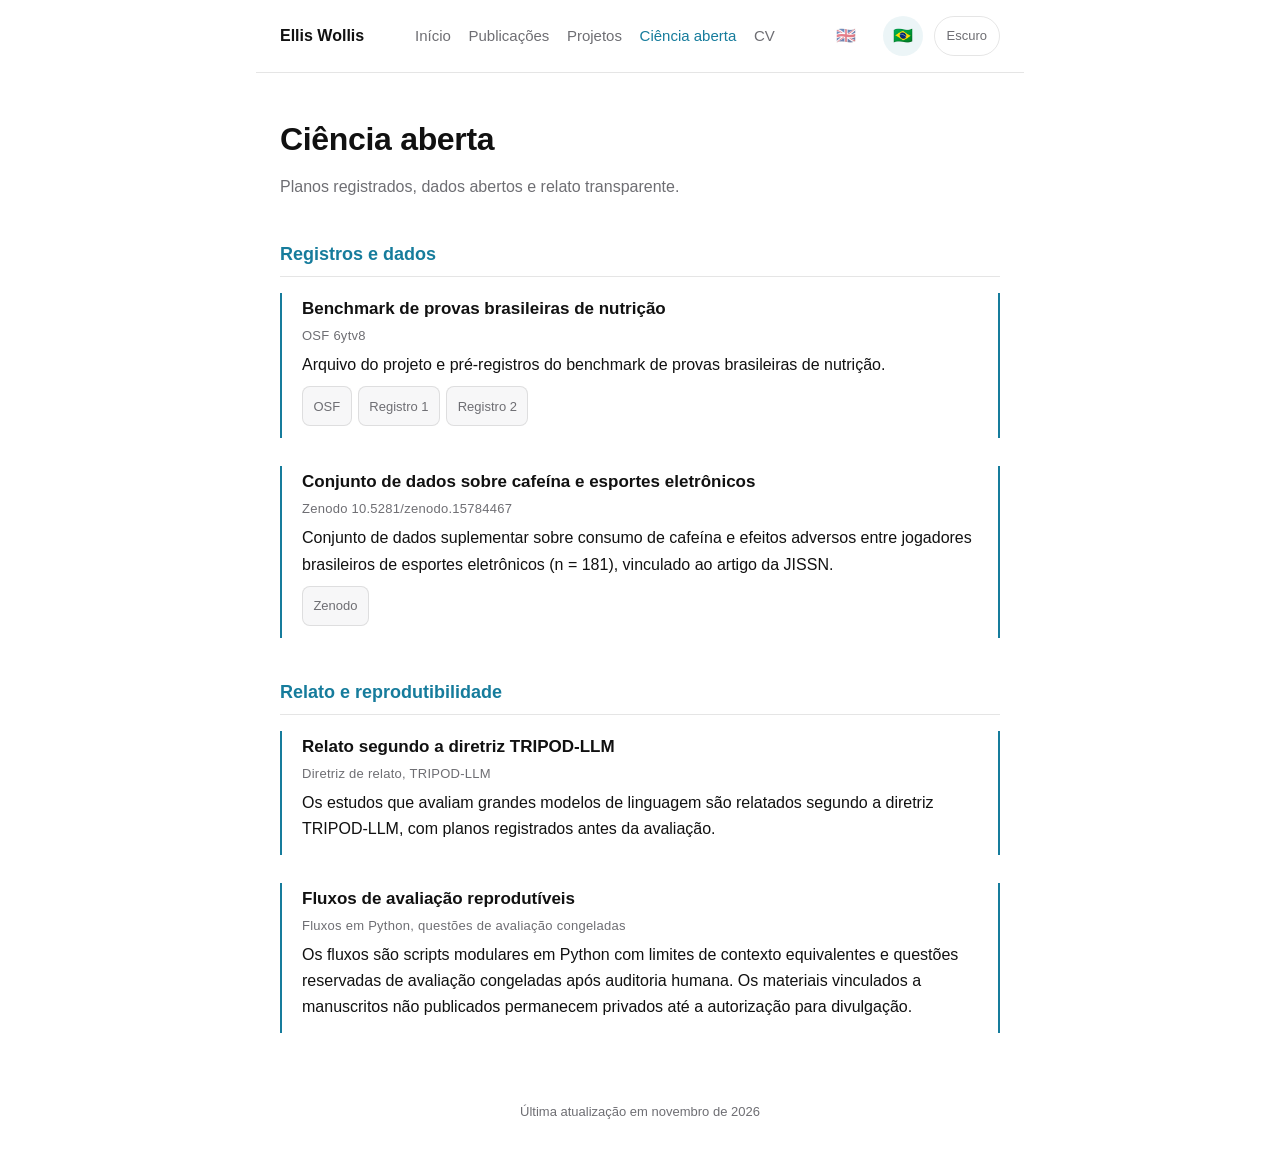
<file: pt/open-science.html>
<!DOCTYPE html>

<html lang="pt-BR">
<head>
<meta charset="utf-8"/>
<meta content="width=device-width, initial-scale=1" name="viewport"/>
<title>Ciência aberta | Ellis Wollis</title>
<meta content="Registros abertos, diretriz TRIPOD-LLM e práticas de reprodutibilidade." name="description"/>
<script src="../theme.js"></script>
<link href="../favicon.svg" rel="icon" type="image/svg+xml"/>
<link href="../styles.css" rel="stylesheet"/>
<link href="../open-science.html" hreflang="en" rel="alternate"/><link href="open-science.html" hreflang="pt-BR" rel="alternate"/></head>
<body>
<header class="topbar">
<a class="topbar-name" href="index.html">Ellis Wollis</a>
<nav aria-label="Principal">
<a href="index.html">Início</a>
<a href="papers.html">Publicações</a>
<a href="projects.html">Projetos</a>
<a aria-current="page" href="open-science.html">Ciência aberta</a>
<a href="cv.html">CV</a>
</nav>

<div class="header-controls"><nav aria-label="Idioma" class="language-switch"><a href="../open-science.html" hreflang="en" lang="en" aria-label="English" title="English"><span aria-hidden="true">🇬🇧</span></a><a aria-current="page" href="open-science.html" hreflang="pt-BR" lang="pt-BR" aria-label="Português do Brasil" title="Português do Brasil"><span aria-hidden="true">🇧🇷</span></a></nav><button aria-label="Alternar entre tema claro e escuro" class="theme-toggle" data-theme-toggle="" title="Alternar entre tema claro e escuro" type="button"><span data-theme-label="">Escuro</span></button></div></header>
<main class="page">
<h1 class="page-title">Ciência aberta</h1>
<div class="intro">
<p class="lead">Planos registrados, dados abertos e relato transparente.</p>
</div>
<h2>Registros e dados</h2>
<article class="item">
<h3>Benchmark de provas brasileiras de nutrição</h3>
<p class="meta">OSF 6ytv8</p>
<p>Arquivo do projeto e pré-registros do benchmark de provas brasileiras de nutrição.</p>
<p class="item-links"><a class="btn-sub" href="https://osf.io/6ytv8/" rel="noopener" target="_blank">OSF</a><a class="btn-sub" href="https://doi.org/10.17605/OSF.IO/TGB52" rel="noopener" target="_blank">Registro 1</a><a class="btn-sub" href="https://doi.org/10.17605/OSF.IO/T7FRW" rel="noopener" target="_blank">Registro 2</a></p>
</article>
<article class="item">
<h3>Conjunto de dados sobre cafeína e esportes eletrônicos</h3>
<p class="meta">Zenodo 10.5281/zenodo.15784467</p>
<p>Conjunto de dados suplementar sobre consumo de cafeína e efeitos adversos entre jogadores brasileiros de esportes eletrônicos (n = 181), vinculado ao artigo da JISSN.</p>
<p class="item-links"><a class="btn-sub" href="https://doi.org/10.5281/zenodo.15784467" rel="noopener" target="_blank">Zenodo</a></p>
</article>
<h2>Relato e reprodutibilidade</h2>
<article class="item">
<h3>Relato segundo a diretriz TRIPOD-LLM</h3>
<p class="meta">Diretriz de relato, TRIPOD-LLM</p>
<p>Os estudos que avaliam grandes modelos de linguagem são relatados segundo a diretriz TRIPOD-LLM, com planos registrados antes da avaliação.</p>
</article>
<article class="item">
<h3>Fluxos de avaliação reprodutíveis</h3>
<p class="meta">Fluxos em Python, questões de avaliação congeladas</p>
<p>Os fluxos são scripts modulares em Python com limites de contexto equivalentes e questões reservadas de avaliação congeladas após auditoria humana. Os materiais vinculados a manuscritos não publicados permanecem privados até a autorização para divulgação.</p>
</article>
</main>
<footer class="site-footer">
<p>Última atualização em novembro de 2026</p>
</footer>
<script defer="" src="../analytics.js"></script>
</body>
</html>
</file>
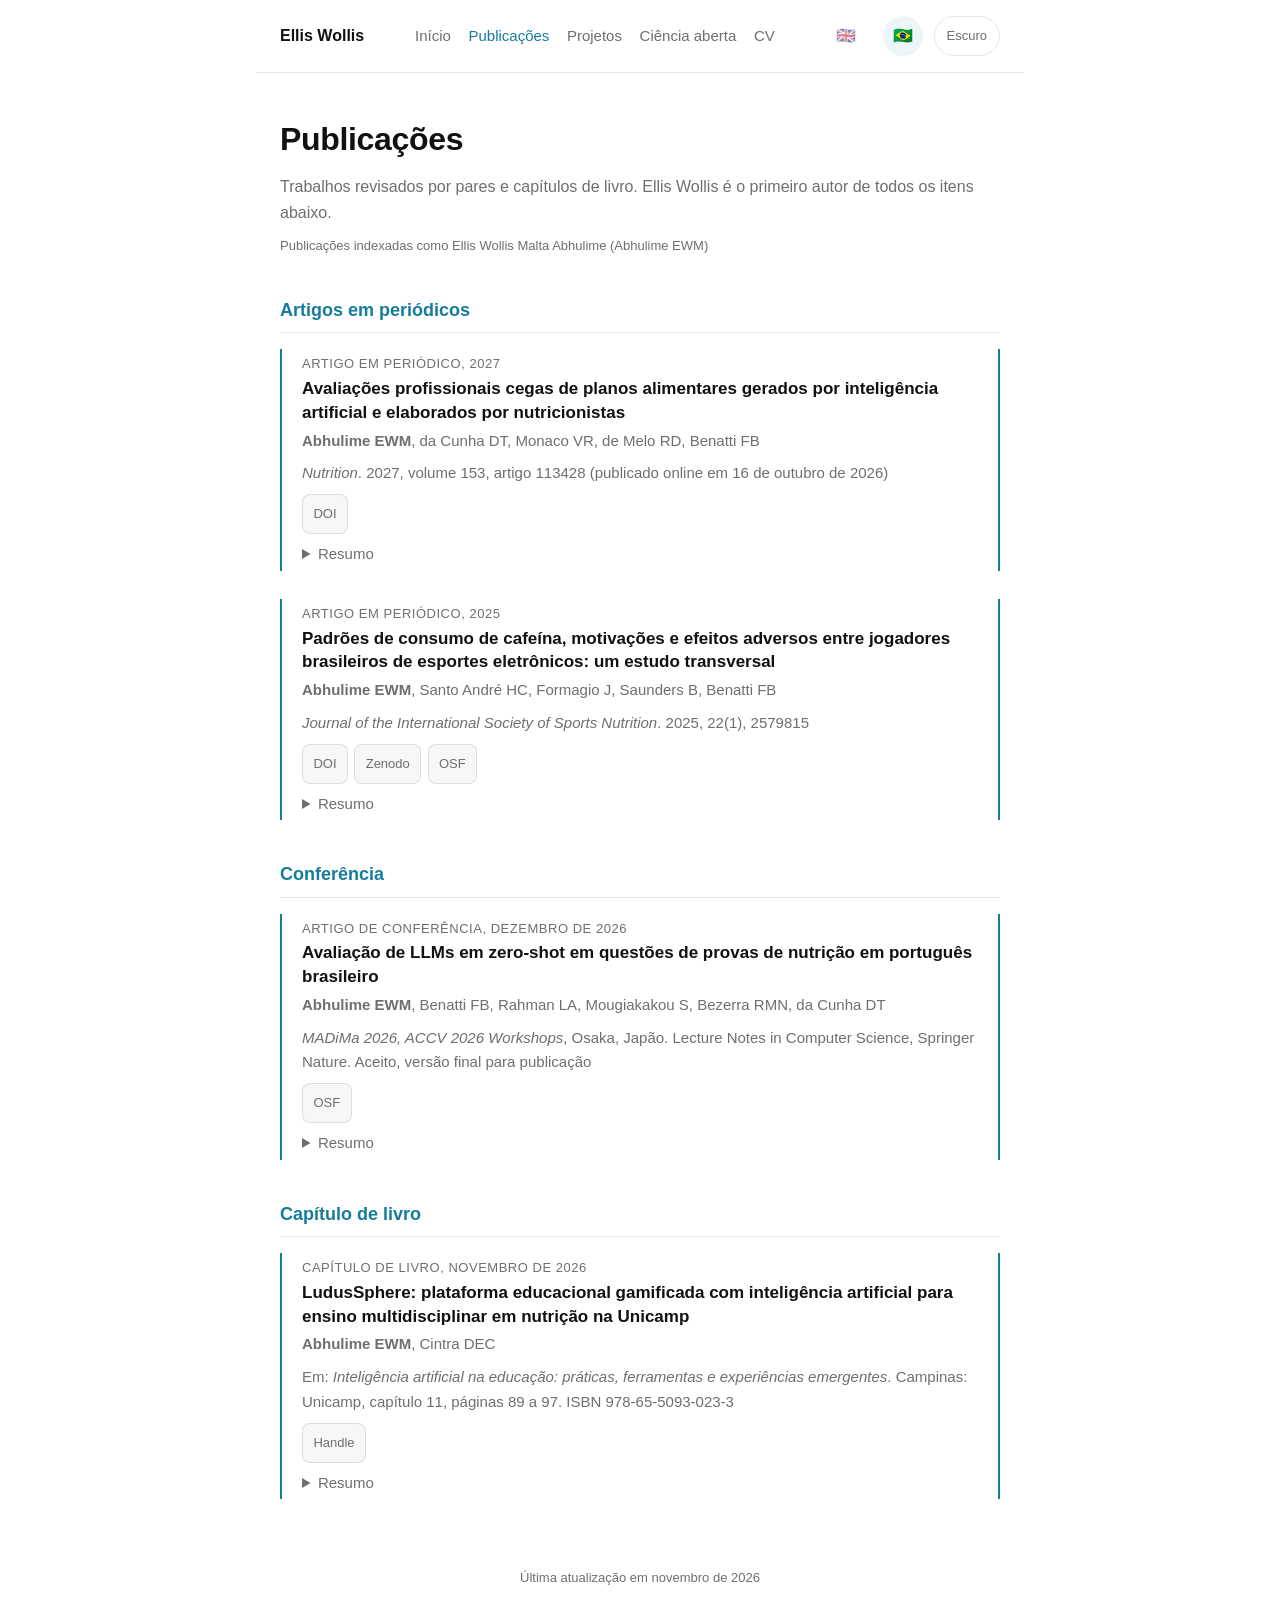
<file: pt/papers.html>
<!DOCTYPE html>

<html lang="pt-BR">
<head>
<meta charset="utf-8"/>
<meta content="width=device-width, initial-scale=1" name="viewport"/>
<title>Publicações | Ellis Wollis</title>
<meta content="Artigos em periódicos, artigo de conferência e capítulo de livro de Ellis Wollis Malta Abhulime." name="description"/>
<script src="../theme.js"></script>
<link href="../favicon.svg" rel="icon" type="image/svg+xml"/>
<link href="../styles.css" rel="stylesheet"/>
<link href="../papers.html" hreflang="en" rel="alternate"/><link href="papers.html" hreflang="pt-BR" rel="alternate"/></head>
<body>
<header class="topbar">
<a class="topbar-name" href="index.html">Ellis Wollis</a>
<nav aria-label="Principal">
<a href="index.html">Início</a>
<a aria-current="page" href="papers.html">Publicações</a>
<a href="projects.html">Projetos</a>
<a href="open-science.html">Ciência aberta</a>
<a href="cv.html">CV</a>
</nav>

<div class="header-controls"><nav aria-label="Idioma" class="language-switch"><a href="../papers.html" hreflang="en" lang="en" aria-label="English" title="English"><span aria-hidden="true">🇬🇧</span></a><a aria-current="page" href="papers.html" hreflang="pt-BR" lang="pt-BR" aria-label="Português do Brasil" title="Português do Brasil"><span aria-hidden="true">🇧🇷</span></a></nav><button aria-label="Alternar entre tema claro e escuro" class="theme-toggle" data-theme-toggle="" title="Alternar entre tema claro e escuro" type="button"><span data-theme-label="">Escuro</span></button></div></header>
<main class="page">
<h1 class="page-title">Publicações</h1>
<p class="lead">Trabalhos revisados por pares e capítulos de livro. Ellis Wollis é o primeiro autor de todos os itens abaixo.</p>
<p class="pubname">Publicações indexadas como Ellis Wollis Malta Abhulime (Abhulime EWM)</p>
<h2>Artigos em periódicos</h2>
<article class="item">
<p class="kind">Artigo em periódico, 2027</p>
<h3>Avaliações profissionais cegas de planos alimentares gerados por inteligência artificial e elaborados por nutricionistas</h3>
<p class="authors"><strong>Abhulime EWM</strong>, da Cunha DT, Monaco VR, de Melo RD, Benatti FB</p>
<p class="venue"><em>Nutrition</em>. 2027, volume 153, artigo 113428 (publicado online em 16 de outubro de 2026)</p>
<p class="item-links"><a class="btn-sub" href="https://doi.org/10.1016/j.nut.2026.113428" rel="noopener" target="_blank">DOI</a></p>
<details>
<summary>Resumo</summary>
<p>Ensaio cego realizado pela web no qual nutricionistas avaliaram planos alimentares gerados por IA e elaborados por nutricionistas. Em 54 registros elegíveis de nutricionistas (130 avaliações, 124 completas), os planos gerados por IA receberam notas médias mais altas (3,67 versus 3,11, d de Cohen = 0,86, t pareado = 5,32, p inferior a 0,001).</p>
</details>
</article>
<article class="item">
<p class="kind">Artigo em periódico, 2025</p>
<h3>Padrões de consumo de cafeína, motivações e efeitos adversos entre jogadores brasileiros de esportes eletrônicos: um estudo transversal</h3>
<p class="authors"><strong>Abhulime EWM</strong>, Santo André HC, Formagio J, Saunders B, Benatti FB</p>
<p class="venue"><em>Journal of the International Society of Sports Nutrition</em>. 2025, 22(1), 2579815</p>
<p class="item-links"><a class="btn-sub" href="https://doi.org/10.1080/15502783.2025.2579815" rel="noopener" target="_blank">DOI</a><a class="btn-sub" href="https://doi.org/10.5281/zenodo.15784467" rel="noopener" target="_blank">Zenodo</a><a class="btn-sub" href="https://osf.io/6ytv8/" rel="noopener" target="_blank">OSF</a></p>
<details>
<summary>Resumo</summary>
<p>Estudo observacional transversal (n = 181, instrumento com 64 itens) que descreve o consumo alimentar de cafeína, as motivações relacionadas ao desempenho e os efeitos adversos em jogadores brasileiros de esportes eletrônicos. O conjunto de dados suplementar está disponível em acesso aberto no Zenodo.</p>
</details>
</article>
<h2>Conferência</h2>
<article class="item">
<p class="kind">Artigo de conferência, dezembro de 2026</p>
<h3>Avaliação de LLMs em zero-shot em questões de provas de nutrição em português brasileiro</h3>
<p class="authors"><strong>Abhulime EWM</strong>, Benatti FB, Rahman LA, Mougiakakou S, Bezerra RMN, da Cunha DT</p>
<p class="venue"><em>MADiMa 2026, ACCV 2026 Workshops</em>, Osaka, Japão. Lecture Notes in Computer Science, Springer Nature. Aceito, versão final para publicação</p>
<p class="item-links"><a class="btn-sub" href="https://osf.io/6ytv8/" rel="noopener" target="_blank">OSF</a></p>
<details>
<summary>Resumo</summary>
<p>Avaliação em zero-shot de 9 grandes modelos de linguagem em 124 questões de provas nacionais brasileiras de nutrição (ENADE), totalizando 5.580 respostas dos modelos.</p>
</details>
</article>
<h2>Capítulo de livro</h2>
<article class="item">
<p class="kind">Capítulo de livro, novembro de 2026</p>
<h3>LudusSphere: plataforma educacional gamificada com inteligência artificial para ensino multidisciplinar em nutrição na Unicamp</h3>
<p class="authors"><strong>Abhulime EWM</strong>, Cintra DEC</p>
<p class="venue">Em: <em>Inteligência artificial na educação: práticas, ferramentas e experiências emergentes</em>. Campinas: Unicamp, capítulo 11, páginas 89 a 97. ISBN 978-65-5093-023-3</p>
<p class="item-links"><a class="btn-sub" href="https://hdl.handle.net/20.500.12733/50626" rel="noopener" target="_blank">Handle</a></p>
<details>
<summary>Resumo</summary>
<p>Descreve o LudusSphere, uma plataforma educacional gamificada com IA para o ensino multidisciplinar de nutrição na Unicamp.</p>
</details>
</article>
</main>
<footer class="site-footer">
<p>Última atualização em novembro de 2026</p>
</footer>
<script defer="" src="../analytics.js"></script>
</body>
</html>
</file>
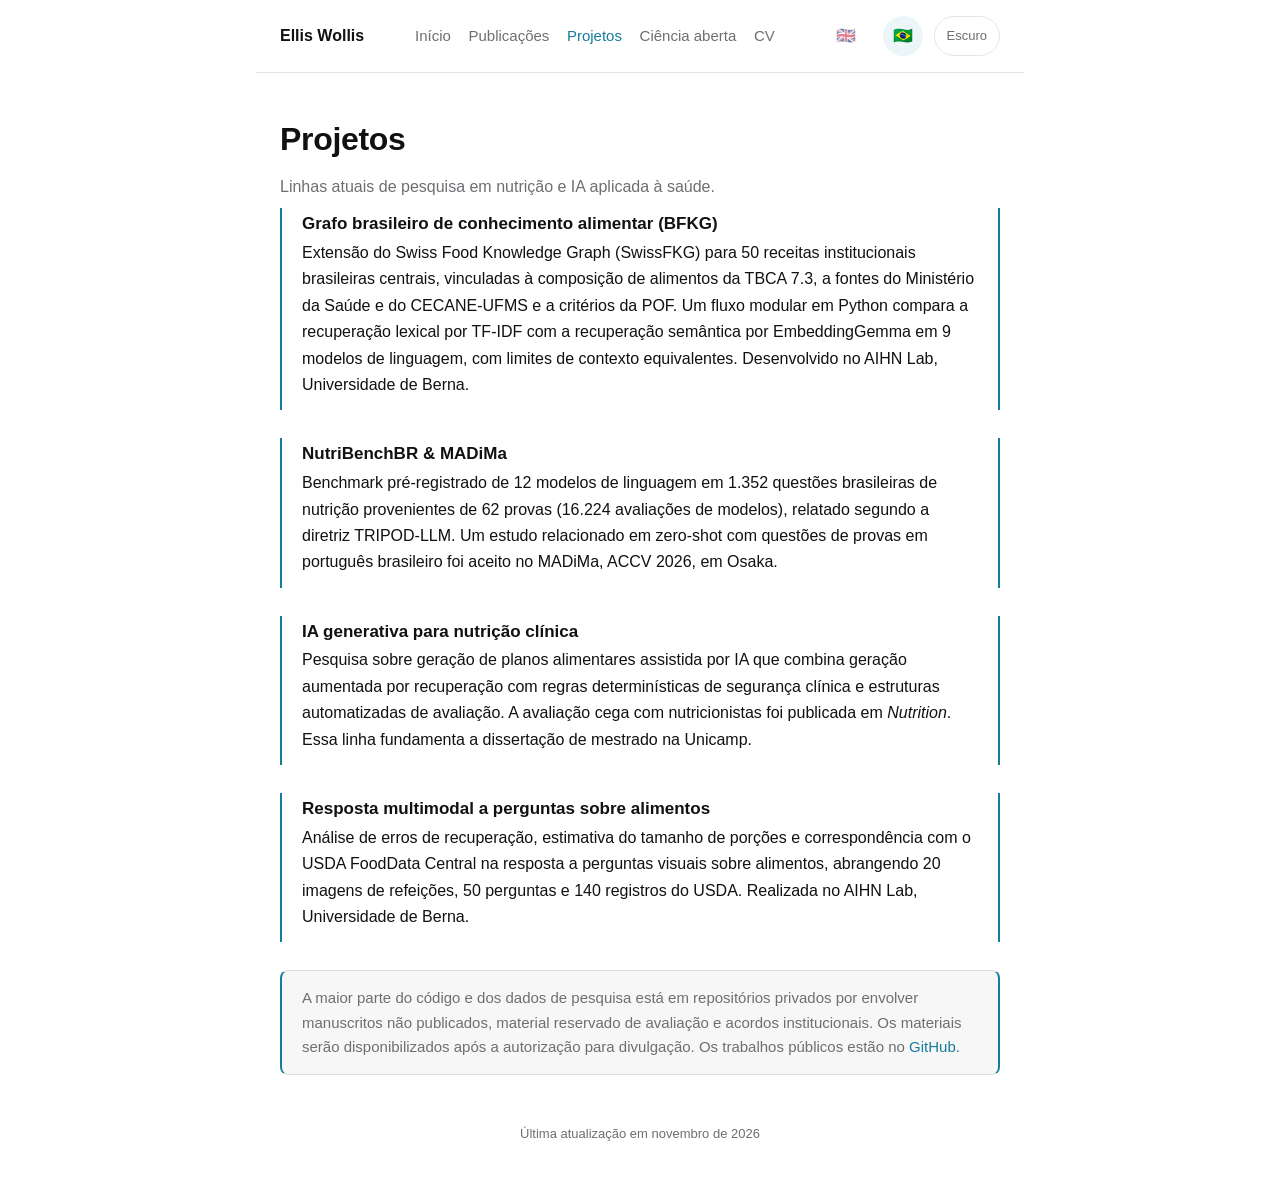
<file: pt/projects.html>
<!DOCTYPE html>

<html lang="pt-BR">
<head>
<meta charset="utf-8"/>
<meta content="width=device-width, initial-scale=1" name="viewport"/>
<title>Projetos | Ellis Wollis</title>
<meta content="Linhas de pesquisa de Ellis Wollis em nutrição e IA aplicada à saúde." name="description"/>
<script src="../theme.js"></script>
<link href="../favicon.svg" rel="icon" type="image/svg+xml"/>
<link href="../styles.css" rel="stylesheet"/>
<link href="../projects.html" hreflang="en" rel="alternate"/><link href="projects.html" hreflang="pt-BR" rel="alternate"/></head>
<body>
<header class="topbar">
<a class="topbar-name" href="index.html">Ellis Wollis</a>
<nav aria-label="Principal">
<a href="index.html">Início</a>
<a href="papers.html">Publicações</a>
<a aria-current="page" href="projects.html">Projetos</a>
<a href="open-science.html">Ciência aberta</a>
<a href="cv.html">CV</a>
</nav>

<div class="header-controls"><nav aria-label="Idioma" class="language-switch"><a href="../projects.html" hreflang="en" lang="en" aria-label="English" title="English"><span aria-hidden="true">🇬🇧</span></a><a aria-current="page" href="projects.html" hreflang="pt-BR" lang="pt-BR" aria-label="Português do Brasil" title="Português do Brasil"><span aria-hidden="true">🇧🇷</span></a></nav><button aria-label="Alternar entre tema claro e escuro" class="theme-toggle" data-theme-toggle="" title="Alternar entre tema claro e escuro" type="button"><span data-theme-label="">Escuro</span></button></div></header>
<main class="page">
<h1 class="page-title">Projetos</h1>
<p class="lead">Linhas atuais de pesquisa em nutrição e IA aplicada à saúde.</p>
<article class="item">
<h3>Grafo brasileiro de conhecimento alimentar (BFKG)</h3>
<p>Extensão do Swiss Food Knowledge Graph (SwissFKG) para 50 receitas institucionais brasileiras centrais, vinculadas à composição de alimentos da TBCA 7.3, a fontes do Ministério da Saúde e do CECANE-UFMS e a critérios da POF. Um fluxo modular em Python compara a recuperação lexical por TF-IDF com a recuperação semântica por EmbeddingGemma em 9 modelos de linguagem, com limites de contexto equivalentes. Desenvolvido no AIHN Lab, Universidade de Berna.</p>
</article>
<article class="item">
<h3>NutriBenchBR &amp; MADiMa</h3>
<p>Benchmark pré-registrado de 12 modelos de linguagem em 1.352 questões brasileiras de nutrição provenientes de 62 provas (16.224 avaliações de modelos), relatado segundo a diretriz TRIPOD-LLM. Um estudo relacionado em zero-shot com questões de provas em português brasileiro foi aceito no MADiMa, ACCV 2026, em Osaka.</p>
</article>
<article class="item">
<h3>IA generativa para nutrição clínica</h3>
<p>Pesquisa sobre geração de planos alimentares assistida por IA que combina geração aumentada por recuperação com regras determinísticas de segurança clínica e estruturas automatizadas de avaliação. A avaliação cega com nutricionistas foi publicada em <em>Nutrition</em>. Essa linha fundamenta a dissertação de mestrado na Unicamp.</p>
</article>
<article class="item">
<h3>Resposta multimodal a perguntas sobre alimentos</h3>
<p>Análise de erros de recuperação, estimativa do tamanho de porções e correspondência com o USDA FoodData Central na resposta a perguntas visuais sobre alimentos, abrangendo 20 imagens de refeições, 50 perguntas e 140 registros do USDA. Realizada no AIHN Lab, Universidade de Berna.</p>
</article>
<p class="note">A maior parte do código e dos dados de pesquisa está em repositórios privados por envolver manuscritos não publicados, material reservado de avaliação e acordos institucionais. Os materiais serão disponibilizados após a autorização para divulgação. Os trabalhos públicos estão no <a href="https://github.com/wollisellis" rel="noopener" target="_blank">GitHub</a>.</p>
</main>
<footer class="site-footer">
<p>Última atualização em novembro de 2026</p>
</footer>
<script defer="" src="../analytics.js"></script>
</body>
</html>
</file>
<file: styles.css>
:root {
  --bg: #ffffff;
  --surface: #f7f7f8;
  --rule: rgba(0, 0, 0, 0.1);
  --text: #111111;
  --muted: #6e6e73;
  --accent: #167c9c;
  --accent-soft: rgba(22, 124, 156, 0.08);
  --font: -apple-system, BlinkMacSystemFont, "Inter", "Segoe UI", Roboto, sans-serif;
}

html[data-theme="dark"] {
  --bg: #1c1c1d;
  --surface: #262629;
  --rule: rgba(255, 255, 255, 0.12);
  --text: #ececee;
  --muted: #a1a1a6;
  --accent: #2698ba;
  --accent-soft: rgba(38, 152, 186, 0.12);
}

* { box-sizing: border-box; }

html { color-scheme: light; }
html[data-theme="dark"] { color-scheme: dark; }

body {
  margin: 0;
  background: var(--bg);
  color: var(--text);
  font-family: var(--font);
  font-size: 1rem;
  line-height: 1.65;
  -webkit-font-smoothing: antialiased;
  transition: background-color 0.2s ease, color 0.2s ease;
}

a { color: var(--accent); text-decoration: none; }
a:hover { text-decoration: underline; }

hr.profile-rule {
  width: 100%;
  max-width: 3rem;
  border: 0;
  border-top: 2px solid var(--accent);
  margin: 1.5rem auto;
}

/* Theme toggle */
.theme-toggle {
  font: inherit;
  font-size: 0.8125rem;
  color: var(--muted);
  background: transparent;
  border: 1px solid var(--rule);
  border-radius: 999px;
  padding: 0.2rem 0.75rem;
  cursor: pointer;
  transition: color 0.2s ease, border-color 0.2s ease;
}
.theme-toggle:hover,
.theme-toggle:focus-visible { color: var(--accent); border-color: var(--accent); outline: none; }

/* Home */
.corner {
  position: fixed;
  top: 1rem;
  right: 1.25rem;
  z-index: 10;
}

body.home { min-height: 100vh; display: flex; flex-direction: column; }
.profile {
  flex: 1;
  display: flex;
  align-items: center;
  justify-content: center;
  padding: 4rem 1.5rem 2rem;
}
.profile_inner {
  width: 100%;
  max-width: 38rem;
  text-align: center;
}

.avatar {
  display: inline-flex;
  align-items: center;
  justify-content: center;
  width: 128px;
  height: 128px;
  border-radius: 50%;
  border: 2px solid var(--accent);
  background: var(--accent-soft);
  color: var(--accent);
  font-size: 2.5rem;
  font-weight: 500;
  letter-spacing: 0.04em;
  object-fit: cover;
}
figure.photo { margin: 0; }
.avatar.photo { position: relative; overflow: hidden; }
.avatar.photo img { position: absolute; inset: 0; width: 100%; height: 100%; object-fit: cover; }

.profile_inner h1 {
  margin: 1.25rem 0 0.25rem;
  font-size: 2rem;
  line-height: 1.2;
  font-weight: 600;
  letter-spacing: -0.01em;
}
.subtitle { margin: 0; color: var(--accent); font-size: 1.0625rem; }
.bio { margin: 0; text-align: left; font-size: 1rem; }
.pubname { margin: 0.75rem 0 0; color: var(--muted); font-size: 0.8125rem; }
.page .pubname { margin: 0 0 1.5rem; }

.icons {
  display: flex;
  flex-wrap: wrap;
  justify-content: center;
  gap: 0.6rem;
  margin-top: 1.25rem;
  margin-bottom: 2rem;
}
.icons a {
  position: relative;
  display: inline-flex;
  align-items: center;
  justify-content: center;
  width: 44px;
  height: 44px;
  border-radius: 50%;
  color: var(--muted);
  background: transparent;
  box-shadow: 0 0 0 2px transparent;
  transition: color 0.2s ease, background-color 0.2s ease, box-shadow 0.2s ease, transform 0.2s ease;
}
.icons a:hover,
.icons a:focus-visible {
  color: var(--accent);
  background: var(--accent-soft);
  box-shadow: 0 0 0 2px var(--accent);
  transform: translateY(-2px) scale(1.08);
  outline: none;
  z-index: 2;
}
.icons a::after {
  content: attr(aria-label);
  position: absolute;
  top: calc(100% + 0.5rem);
  left: 50%;
  transform: translateX(-50%);
  padding: 0.2rem 0.6rem;
  border-radius: 6px;
  background: var(--surface);
  border: 1px solid var(--accent);
  color: var(--text);
  font-size: 0.8125rem;
  line-height: 1.4;
  white-space: nowrap;
  pointer-events: none;
  opacity: 0;
  transition: opacity 0.2s ease;
}
.icons a:first-child::after { left: 0; transform: none; }
.icons a:last-child::after { left: auto; right: 0; transform: none; }
.icons a:hover::after,
.icons a:focus-visible::after { opacity: 1; }
@media (prefers-reduced-motion: reduce) {
  .icons a, .icons a::after { transition: none; }
  .icons a:hover, .icons a:focus-visible { transform: none; }
}
.icons svg { width: 22px; height: 22px; display: block; }

.buttons {
  display: flex;
  flex-wrap: wrap;
  justify-content: center;
  gap: 0.6rem;
}
.buttons a {
  color: var(--text);
  background: var(--accent-soft);
  border: 1px solid var(--accent);
  border-radius: 999px;
  padding: 0.45rem 1.15rem;
  font-size: 0.9375rem;
  transition: color 0.2s ease, border-color 0.2s ease;
}
.buttons a:hover,
.buttons a:focus-visible { color: var(--accent); border-color: var(--accent); text-decoration: none; outline: none; }

.site-footer {
  padding: 1.5rem 1rem 2rem;
  text-align: center;
  color: var(--muted);
  font-size: 0.8125rem;
}
.site-footer p { margin: 0; }

/* Subpages */
.topbar {
  display: flex;
  align-items: center;
  justify-content: space-between;
  gap: 1rem;
  flex-wrap: wrap;
  max-width: 48rem;
  margin: 0 auto;
  padding: 1rem 1.5rem;
  border-bottom: 1px solid var(--rule);
}
.topbar-name { color: var(--text); font-weight: 600; }
.topbar-name:hover { color: var(--accent); text-decoration: none; }
.topbar nav { display: flex; flex-wrap: wrap; gap: 1.1rem; font-size: 0.9375rem; }
.topbar nav a { color: var(--muted); }
.topbar nav a[aria-current="page"] { color: var(--accent); }
.topbar nav a:hover,
.topbar nav a[aria-current="page"] { color: var(--accent); text-decoration: none; }

.page { max-width: 48rem; margin: 0 auto; padding: 2.5rem 1.5rem 1rem; }
.page-title { margin: 0 0 0.5rem; font-size: 2rem; font-weight: 600; letter-spacing: -0.01em; }
.lead { margin: 0 0 1.5rem; color: var(--muted); }
.page h2 {
  margin: 2.5rem 0 1rem;
  padding-bottom: 0.4rem;
  border-bottom: 1px solid var(--rule);
  color: var(--accent);
  font-size: 1.125rem;
  font-weight: 600;
}
.page h3 { margin: 0 0 0.25rem; font-size: 1.0625rem; font-weight: 600; line-height: 1.4; }
.page p { margin: 0 0 0.5rem; }

.item { margin: 0 0 1.75rem; padding: 0.25rem 1.25rem; border-inline: 2px solid var(--accent); }
.item .kind { margin: 0 0 0.15rem; color: var(--muted); font-size: 0.8125rem; text-transform: uppercase; letter-spacing: 0.04em; }
.item .authors, .item .venue { color: var(--muted); font-size: 0.9375rem; }
.item-links { display: flex; flex-wrap: wrap; gap: 0.4rem; margin: 0.6rem 0 0.4rem; }
.btn-sub {
  font-size: 0.8125rem;
  color: var(--muted);
  background: var(--surface);
  border: 1px solid var(--rule);
  border-radius: 8px;
  padding: 0.1rem 0.65rem;
  transition: color 0.2s ease, border-color 0.2s ease;
}
.btn-sub:hover { color: var(--accent); border-color: var(--accent); text-decoration: none; }

details { font-size: 0.9375rem; }
summary { cursor: pointer; color: var(--muted); width: fit-content; }
summary:hover { color: var(--accent); }
details p { margin-top: 0.5rem; }

.note { color: var(--muted); font-size: 0.9375rem; margin-top: 2rem; padding: 0.9rem 1.25rem; background: var(--surface); border: 1px solid var(--rule); border-inline: 2px solid var(--accent); border-radius: 8px; }

.tl { display: grid; grid-template-columns: 11rem 1fr; gap: 1rem; margin-bottom: 1.25rem; }
.tl-date { margin: 0; color: var(--muted); font-size: 0.875rem; }
.tl p { margin: 0; }
.tl div p { color: var(--muted); font-size: 0.9375rem; }

.contact-list { list-style: none; margin: 0; padding: 0; }
.contact-list li { display: grid; grid-template-columns: 11rem 1fr; gap: 1rem; padding: 0.5rem 0; border-bottom: 1px solid var(--rule); }
.contact-list span { color: var(--muted); }
.contact-list .muted { color: var(--muted); }

/* Open Science */
.intro { display: flex; align-items: center; gap: 1.5rem; margin-bottom: 0.5rem; }
.intro p { margin: 0; flex: 1; }
.intro .photo { flex: 0 0 8rem; }
.intro .photo img {
  display: block;
  width: 100%;
  aspect-ratio: 4 / 5;
  object-fit: cover;
  border: 2px solid var(--accent);
  border-radius: 12px;
}
.item .meta { margin: 0 0 0.35rem; color: var(--muted); font-size: 0.8125rem; letter-spacing: 0.02em; }

@media (max-width: 36rem) {
  .intro { flex-direction: column-reverse; align-items: flex-start; }
  .tl, .contact-list li { grid-template-columns: 1fr; gap: 0.1rem; }
  .profile_inner h1 { font-size: 1.6rem; }
}

/* Explicit language links. Language selection never changes the root default. */
.language-switch, .header-controls, .corner { display: flex; align-items: center; gap: 0.75rem; }
.language-switch { font-size: 0.8125rem; white-space: nowrap; gap: 0.35rem; }
.language-switch a { color: var(--muted); padding: 0.2rem 0.1rem; }
.language-switch a[aria-current="page"] { color: var(--accent); font-weight: 600; }
.language-switch a:focus-visible { outline: 2px solid var(--accent); outline-offset: 3px; border-radius: 2px; }
.language-switch span { color: var(--muted); }
.page, .profile_inner { overflow-wrap: anywhere; }
@media (max-width: 36rem) {
  .topbar { gap: 0.75rem; }
  .topbar nav[aria-label="Main"], .topbar nav[aria-label="Principal"] { order: 3; width: 100%; gap: 0.9rem; }
  .header-controls { margin-left: auto; }
}

@media (max-width: 36rem) {
  .icons { display: grid; grid-template-columns: repeat(4, 44px); column-gap: 0.6rem; row-gap: 2.5rem; margin-bottom: 3rem; }
  .icons a::after { white-space: normal; width: max-content; max-width: 13rem; }
  .icons a:nth-child(4n + 1)::after { left: 0; right: auto; transform: none; }
  .icons a:nth-child(4n)::after { left: auto; right: 0; transform: none; }
}

/* Discreet language flags stay alongside the theme control. */
.corner, .header-controls { flex-direction: row; flex-wrap: nowrap; gap: 0.65rem; }
.language-switch { display: inline-flex; flex-direction: row; flex-wrap: nowrap; gap: 0.15rem; width: auto; }
.language-switch a { display: inline-flex; align-items: center; justify-content: center; width: 30px; height: 30px; padding: 0; border-radius: 50%; opacity: 0.55; text-decoration: none; }
.language-switch a span { font-size: 1rem; line-height: 1; }
.language-switch a[aria-current="page"] { opacity: 1; background: var(--accent-soft); }
.language-switch a:hover, .language-switch a:focus-visible { opacity: 1; background: var(--accent-soft); }
.header-controls .theme-toggle, .corner .theme-toggle { flex-shrink: 0; }

/* Review refinements: touch targets, keyboard focus and compact mobile navigation. */
.corner { position: absolute; }
.language-switch a { width: 40px; height: 40px; }
.theme-toggle { min-height: 40px; }
.btn-sub { display: inline-flex; align-items: center; min-height: 40px; }
.icon-caption { display: none; }
.buttons a:focus-visible, .topbar nav a:focus-visible, .btn-sub:focus-visible {
  outline: 2px solid var(--accent); outline-offset: 3px;
}
@media (max-width: 36rem) {
  .profile { padding-top: 5rem; }
  .topbar nav[aria-label="Main"], .topbar nav[aria-label="Principal"] {
    flex-wrap: nowrap; justify-content: space-between; gap: 0.35rem; font-size: 0.8125rem;
  }
  .topbar nav[aria-label="Main"] a, .topbar nav[aria-label="Principal"] a {
    display: inline-flex; align-items: center; min-height: 44px; flex: 0 0 auto;
  }
  .icons { row-gap: 1.5rem; margin-bottom: 1.5rem; }
  .icons .icon-caption {
    display: block; position: absolute; top: calc(100% + 2px); left: 50%; transform: translateX(-50%);
    font-size: 0.6875rem; line-height: 1.3; white-space: nowrap; color: var(--muted);
  }
  .icons a::after { display: none; }
}
</file>
